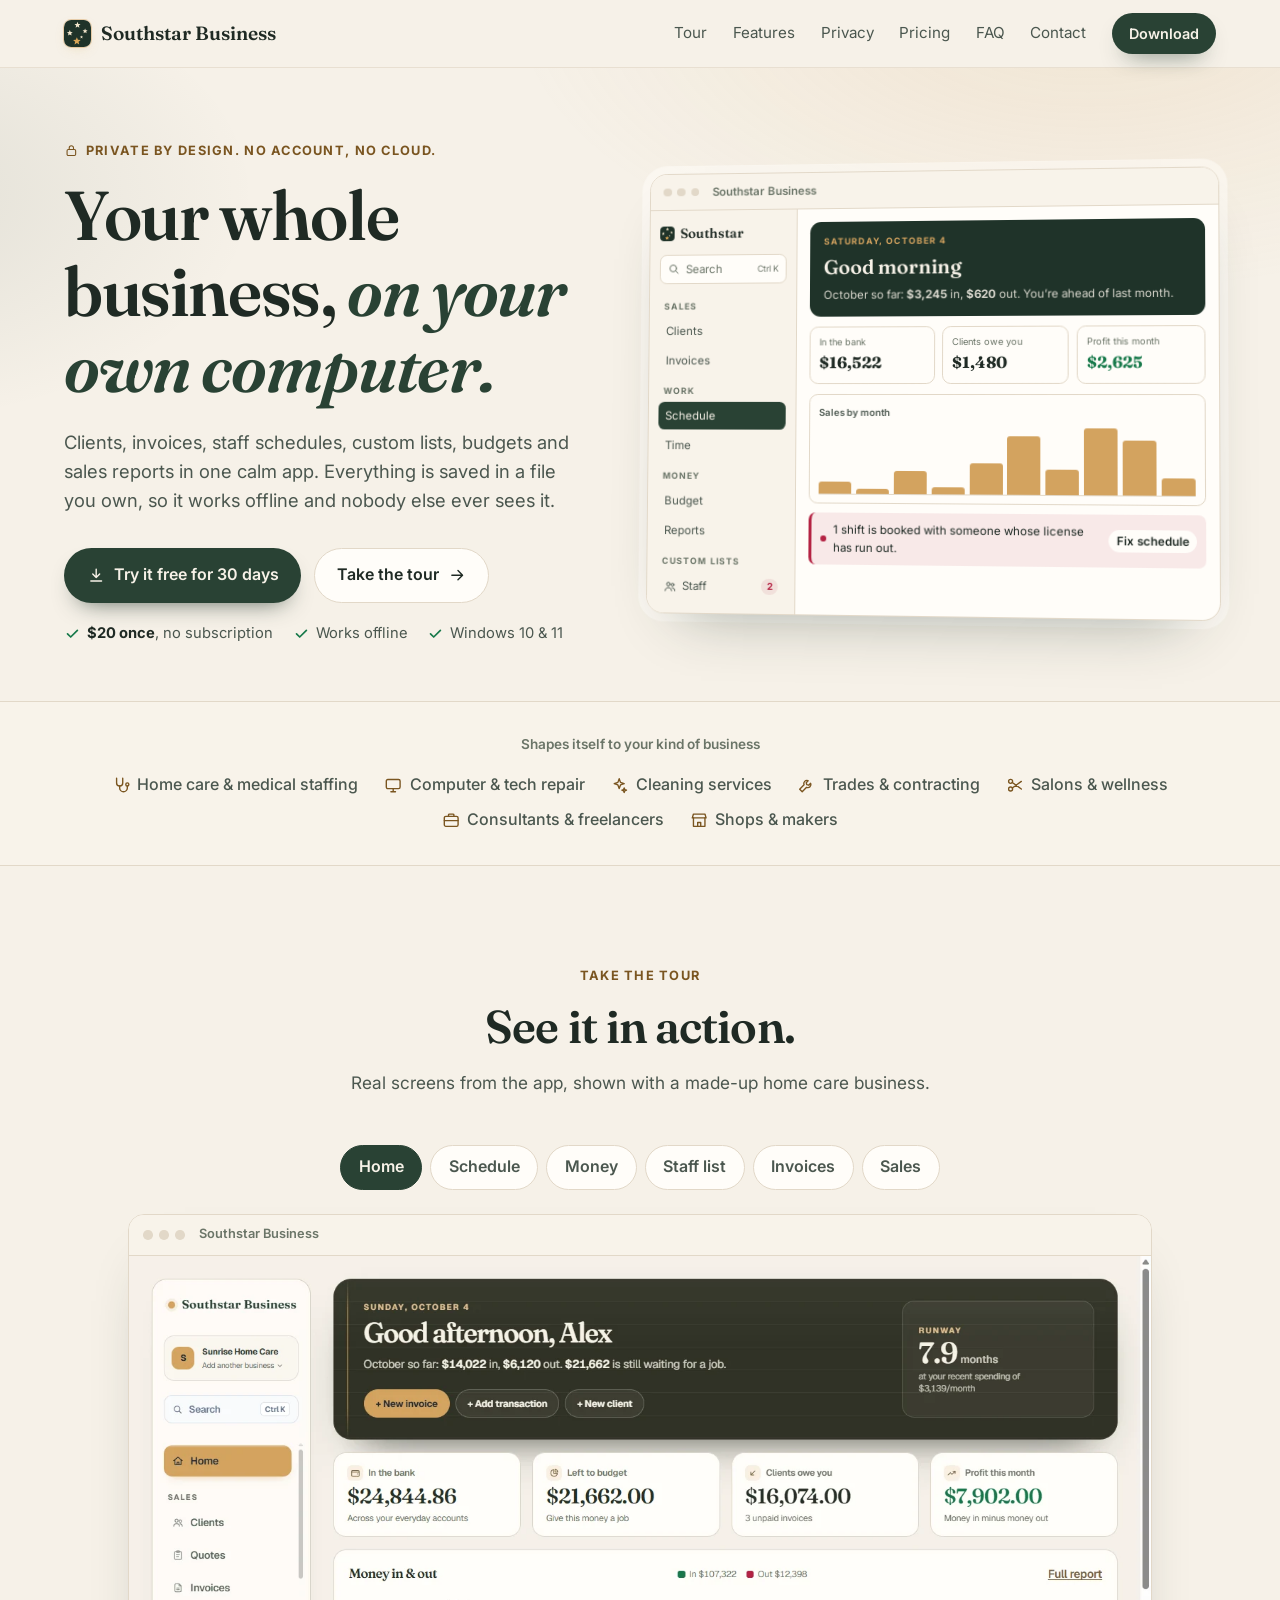
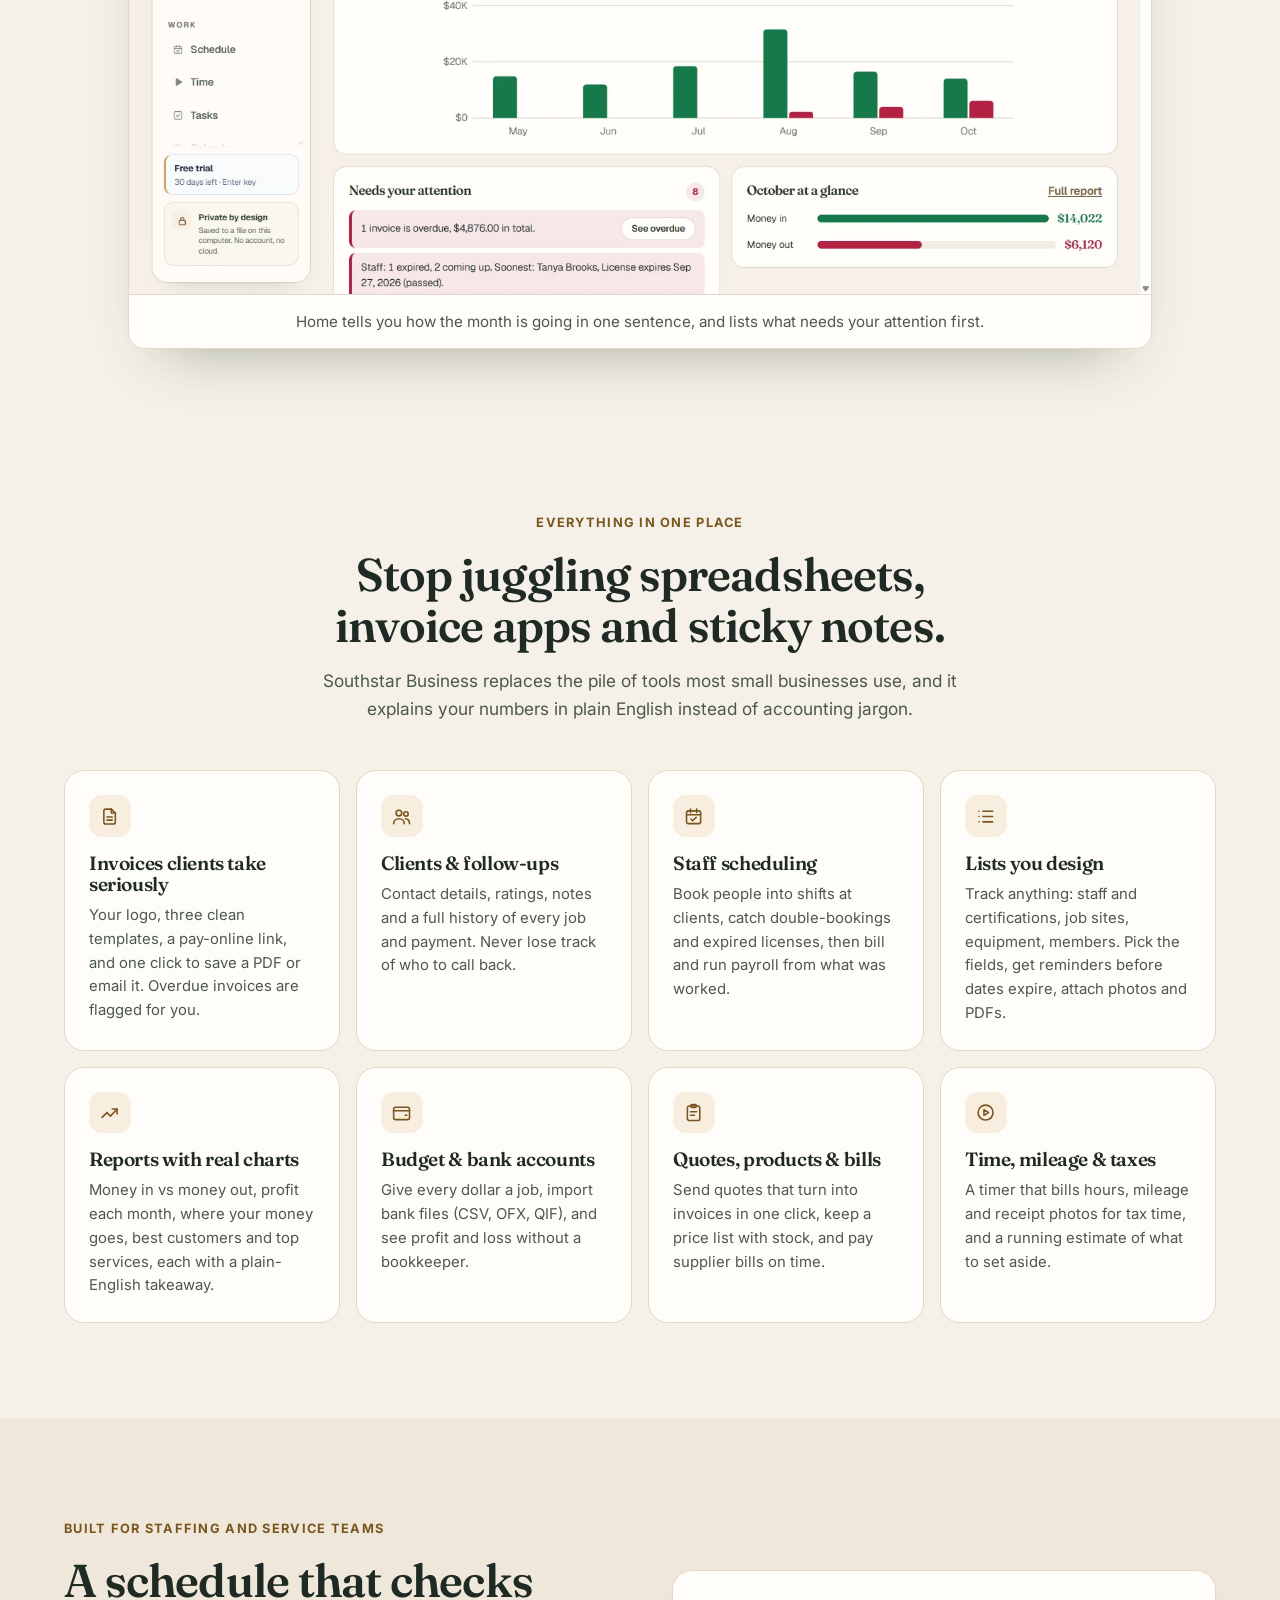
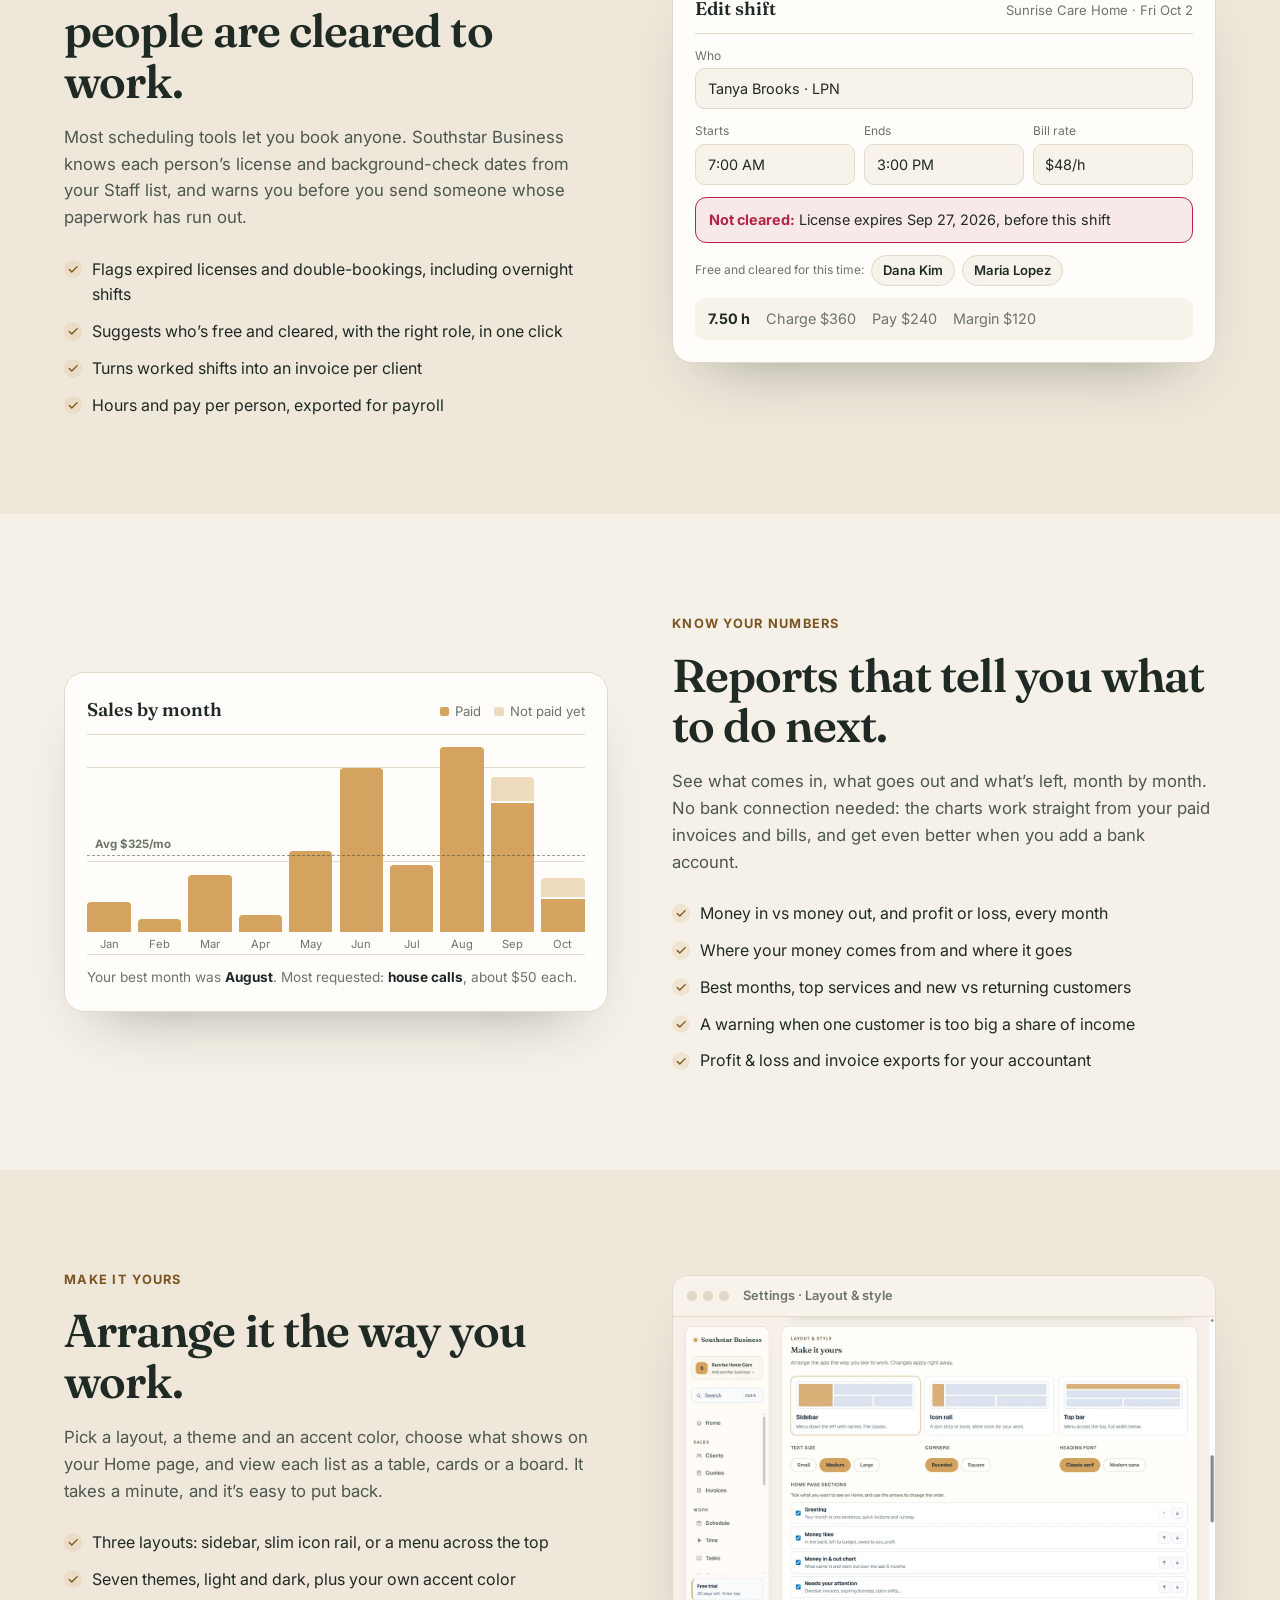
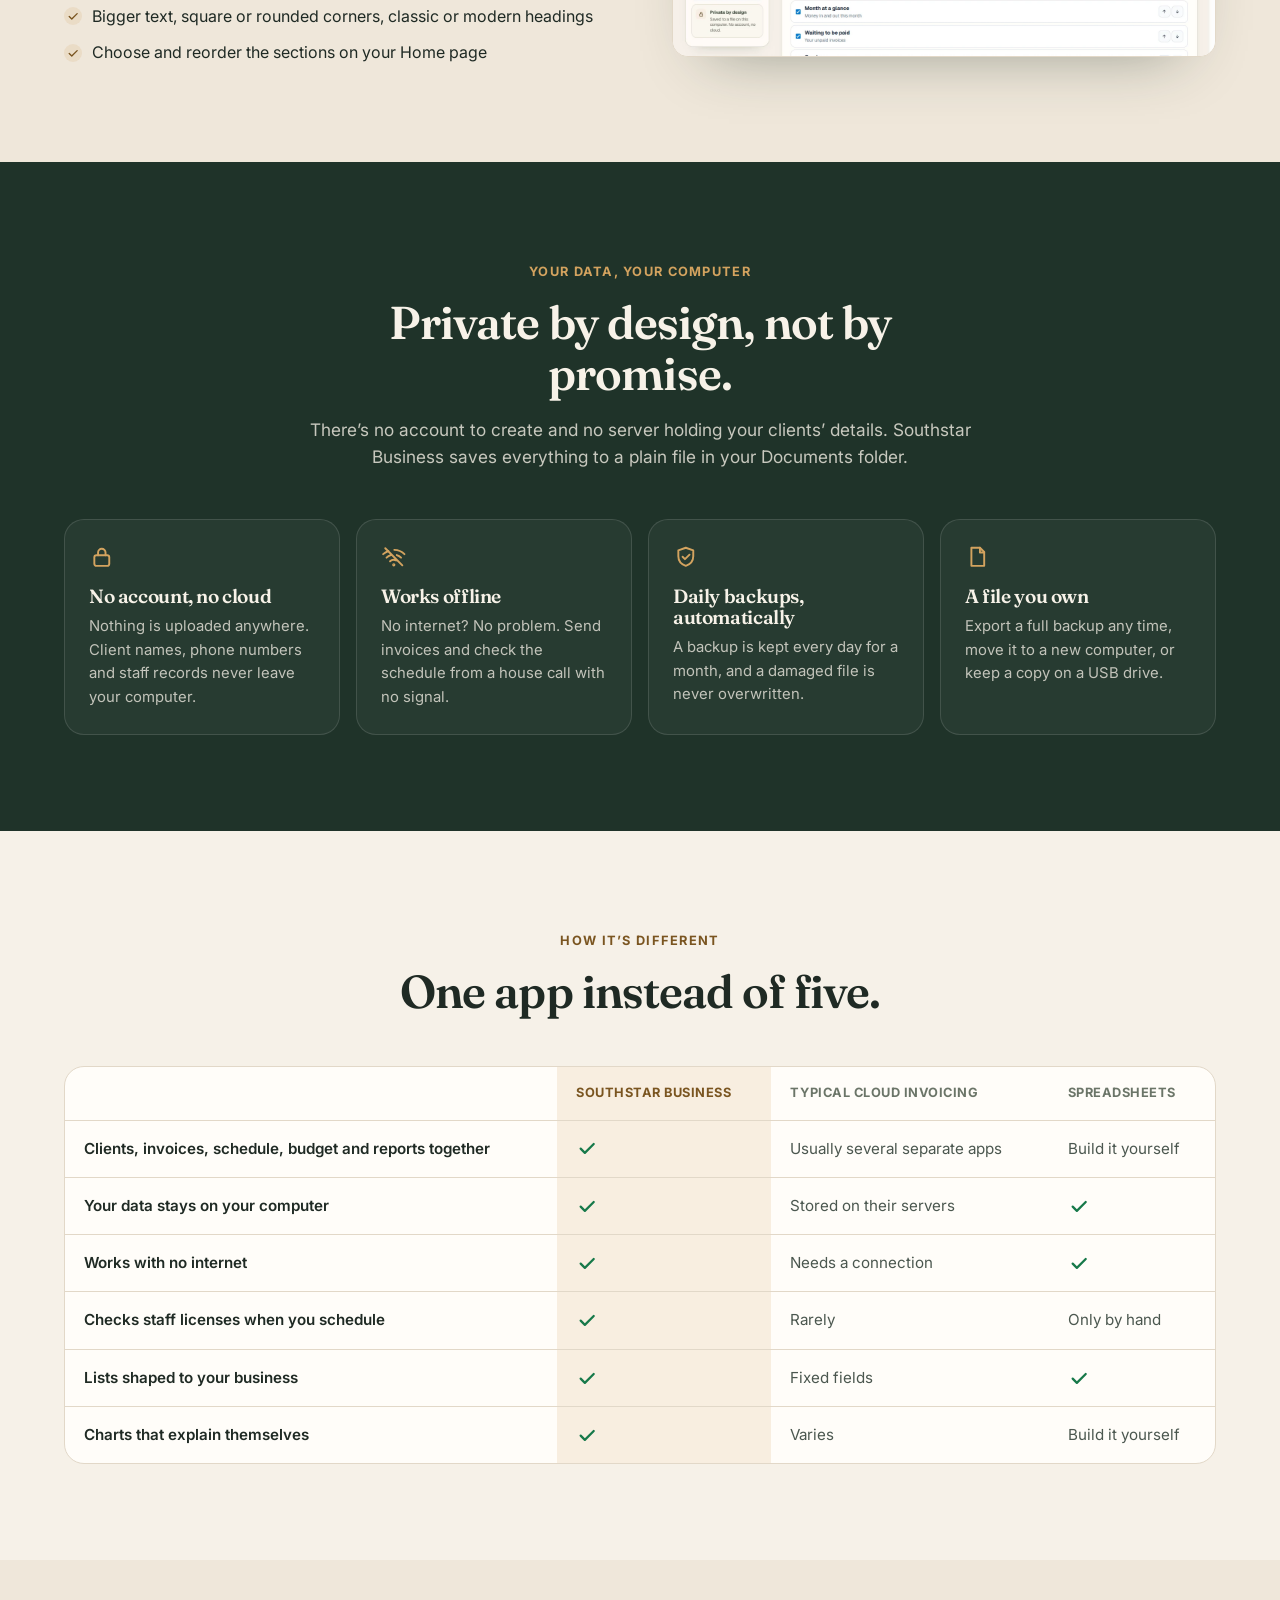
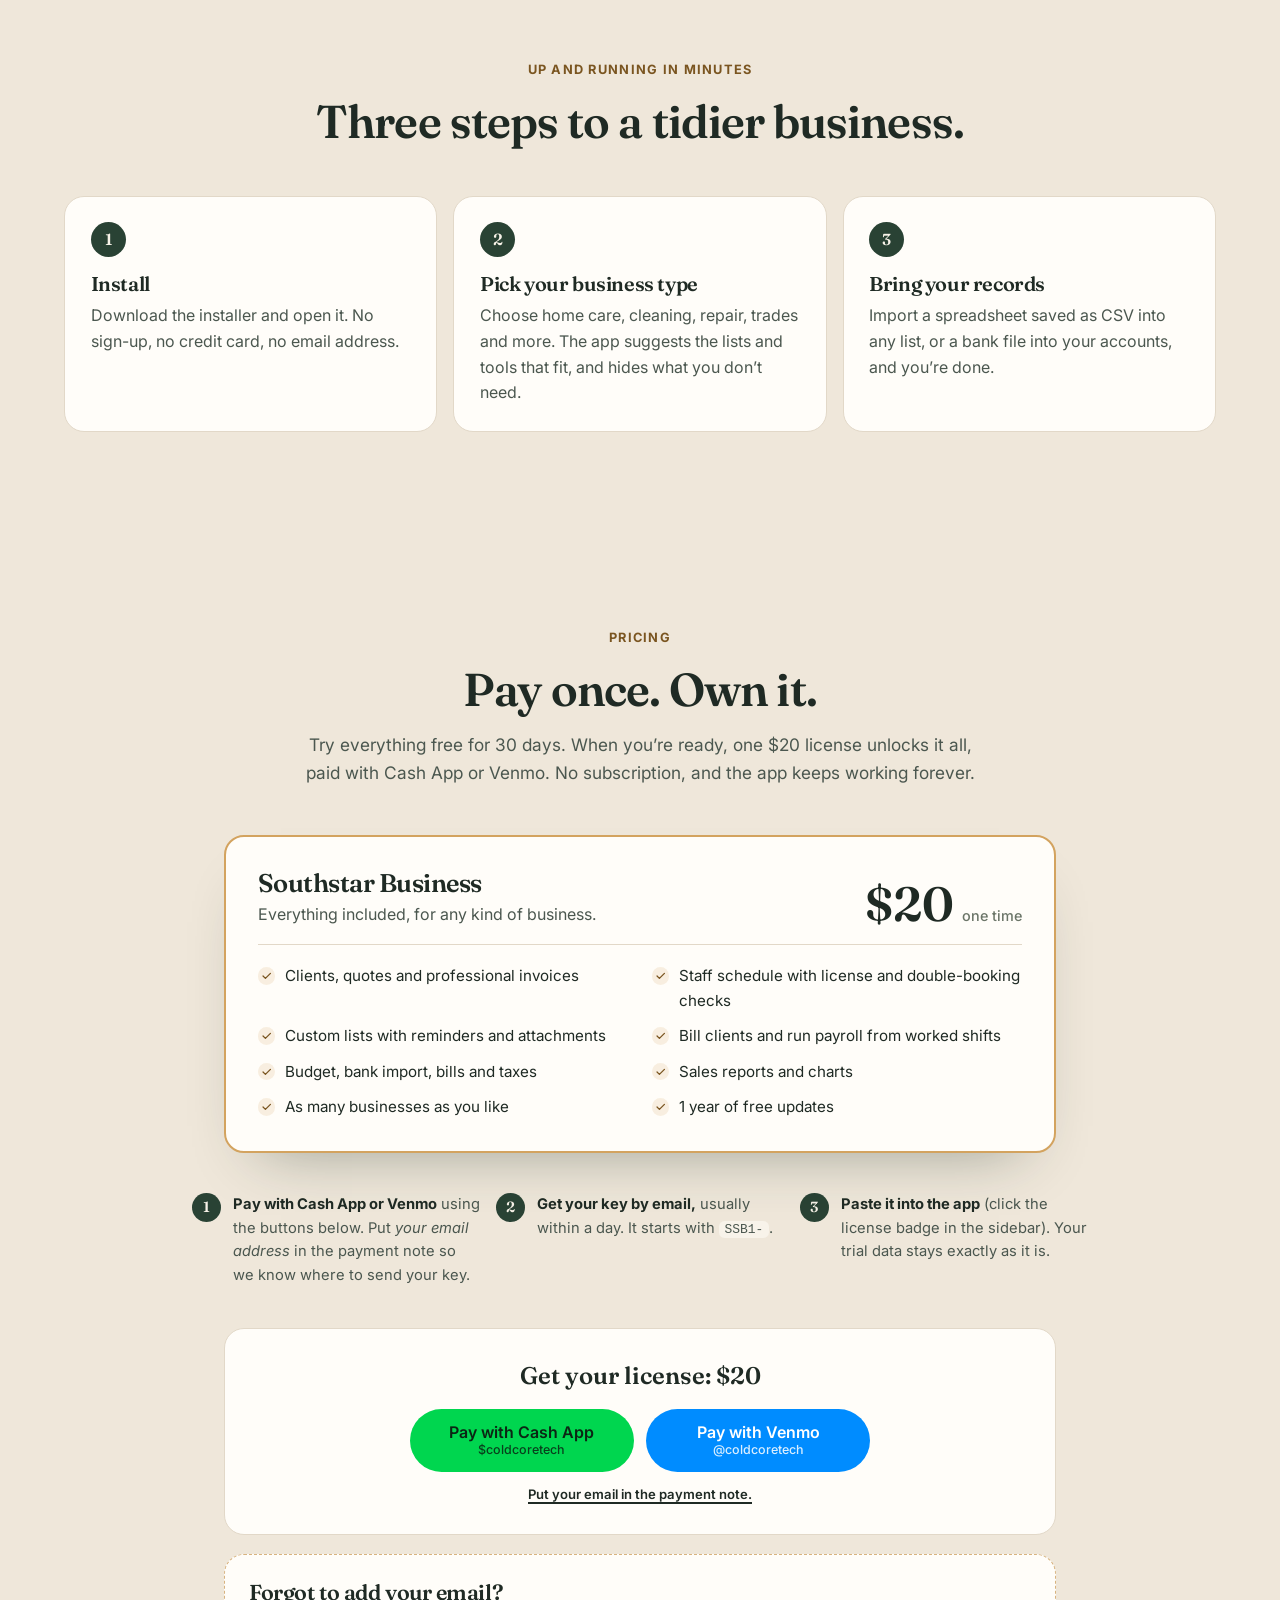
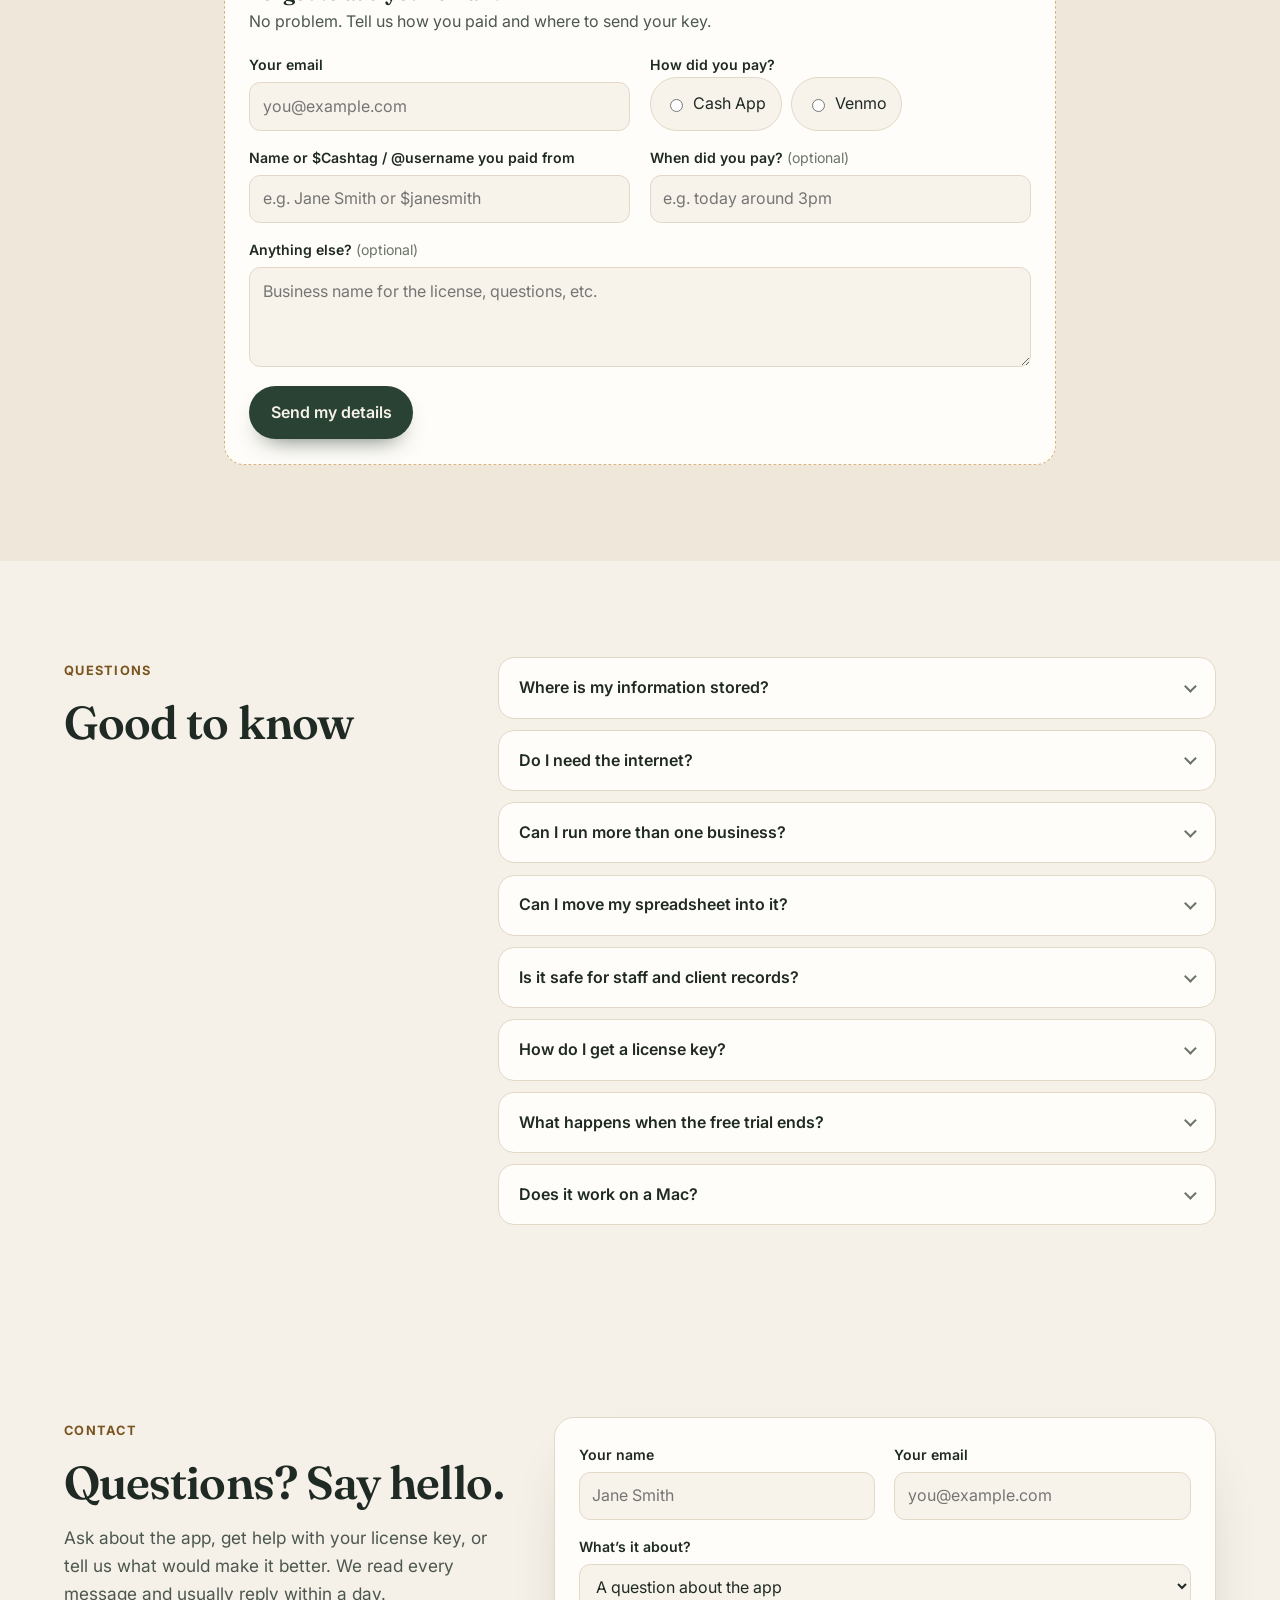
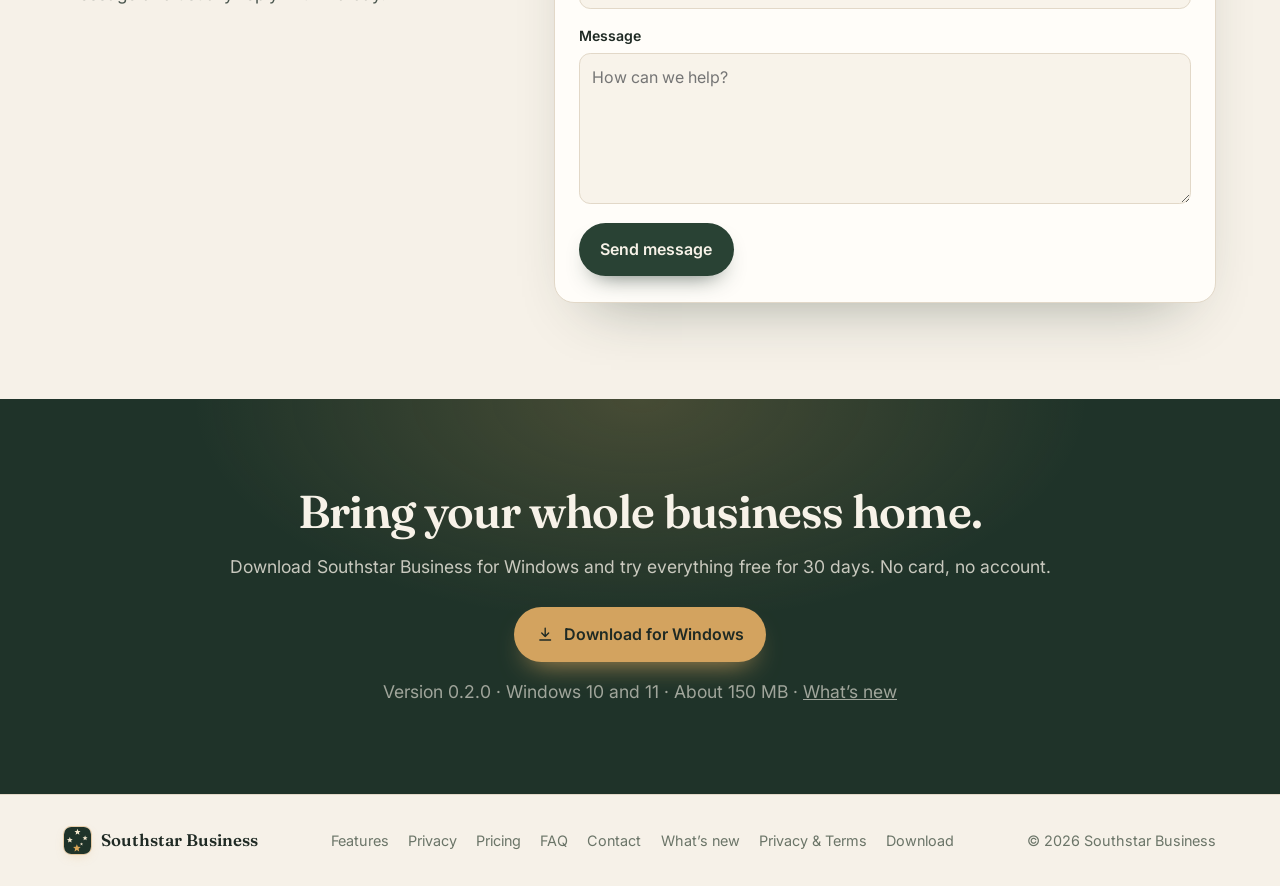
<file: index.html>
<!doctype html>
<html lang="en">
  <head>
    <meta charset="utf-8" />
    <meta name="viewport" content="width=device-width, initial-scale=1" />
    <title>Southstar Business: your whole business, on your own computer</title>
    <meta
      name="description"
      content="Clients, invoices, staff schedules, custom lists, budgets and sales reports in one private desktop app. No account, no cloud: your data stays in a file on your computer."
    />
    <meta property="og:title" content="Southstar Business" />
    <meta property="og:description" content="Your whole business, on your own computer. Clients, invoices, scheduling, budgets and reports in one private app." />
    <meta property="og:type" content="website" />
    <!-- For link previews, change this to the full address once the site is online, e.g. https://yoursite.com/images/home.webp -->
    <meta property="og:image" content="images/home.webp" />
    <meta name="twitter:card" content="summary_large_image" />
    <meta name="theme-color" content="#1f3329" />
    <script type="application/ld+json">
      {
        "@context": "https://schema.org",
        "@type": "SoftwareApplication",
        "name": "Southstar Business",
        "applicationCategory": "BusinessApplication",
        "operatingSystem": "Windows 10, Windows 11",
        "description": "Clients, invoices, staff scheduling, custom lists, budgets and sales reports in one private desktop app. No account, no cloud.",
        "offers": { "@type": "Offer", "price": "20.00", "priceCurrency": "USD" }
      }
    </script>
    <link rel="icon" href="favicon.svg" type="image/svg+xml" />
    <link rel="apple-touch-icon" href="images/apple-touch-icon.png" />
    <link rel="preconnect" href="https://fonts.googleapis.com" />
    <link rel="preconnect" href="https://fonts.gstatic.com" crossorigin />
    <link href="https://fonts.googleapis.com/css2?family=Fraunces:opsz,wght@9..144,500;9..144,600;9..144,700&family=Inter:wght@400;500;600;700&display=swap" rel="stylesheet" />
    <link rel="stylesheet" href="styles.css" />
  </head>
  <body>
    <!-- Line icons (same set as the app). Use with <svg class="i"><use href="#i-name" /></svg>. -->
    <svg width="0" height="0" style="position: absolute" aria-hidden="true">
      <defs>
        <symbol id="i-users" viewBox="0 0 24 24"><circle cx="9" cy="8" r="3.2" /><path d="M3 20c0-3.3 2.7-5.6 6-5.6s6 2.3 6 5.6" /><circle cx="17" cy="9" r="2.5" /><path d="M16.2 14.5c2.8.2 4.8 2.2 4.8 5.5" /></symbol>
        <symbol id="i-document" viewBox="0 0 24 24"><path d="M14 3.5H7.5a2 2 0 0 0-2 2v13a2 2 0 0 0 2 2h9a2 2 0 0 0 2-2V8z" /><path d="M14 3.5V8h4.5M9 12.5h6M9 16h6" /></symbol>
        <symbol id="i-calendar-check" viewBox="0 0 24 24"><rect x="4" y="5.5" width="16" height="14.5" rx="2" /><path d="M4 10h16M8.5 3.5v4M15.5 3.5v4M9 14.8l2 2 4-4" /></symbol>
        <symbol id="i-list" viewBox="0 0 24 24"><path d="M9 6h11M9 12h11M9 18h11M4.5 6h.01M4.5 12h.01M4.5 18h.01" /></symbol>
        <symbol id="i-trend" viewBox="0 0 24 24"><path d="M3.5 17.5 9 12l4 4 7.5-8" /><path d="M15 8h5.5v5.5" /></symbol>
        <symbol id="i-wallet" viewBox="0 0 24 24"><rect x="3" y="6" width="18" height="14" rx="2.5" /><path d="M3 10h18M16 15h2" /></symbol>
        <symbol id="i-search" viewBox="0 0 24 24"><circle cx="10.8" cy="10.8" r="6.3" /><path d="M15.5 15.5 20 20" /></symbol>
        <symbol id="i-clipboard" viewBox="0 0 24 24"><rect x="5" y="4.5" width="14" height="16.5" rx="2" /><rect x="9" y="3" width="6" height="3.2" rx="1" /><path d="M8.5 11h7M8.5 15h4.5" /></symbol>
        <symbol id="i-play" viewBox="0 0 24 24"><circle cx="12" cy="12" r="8.5" /><path d="M10.2 8.8v6.4l5.2-3.2z" /></symbol>
        <symbol id="i-lock" viewBox="0 0 24 24"><rect x="5" y="10.5" width="14" height="10" rx="2" /><path d="M8.5 10.5V8a3.5 3.5 0 0 1 7 0v2.5" /></symbol>
        <symbol id="i-check" viewBox="0 0 24 24"><path d="M5 12.5l4.5 4.5L19 7.5" /></symbol>
        <symbol id="i-paperclip" viewBox="0 0 24 24"><path d="M19.5 11.6l-7.9 7.9a5 5 0 0 1-7.1-7.1l8.4-8.4a3.3 3.3 0 0 1 4.7 4.7L9.3 17a1.7 1.7 0 0 1-2.4-2.4l7.6-7.6" /></symbol>
        <symbol id="i-stethoscope" viewBox="0 0 24 24"><path d="M6 3v6a4 4 0 0 0 8 0V3" /><path d="M10 13v2.5a5 5 0 0 0 10 0V13" /><circle cx="20" cy="11" r="2" /></symbol>
        <symbol id="i-wrench" viewBox="0 0 24 24"><path d="M14.5 6.2a4 4 0 0 0-5.3 5.3L3.5 17.2 6.8 20.5l5.7-5.7a4 4 0 0 0 5.3-5.3l-2.5 2.5-2.6-.7-.7-2.6z" /></symbol>
        <symbol id="i-sparkles" viewBox="0 0 24 24"><path d="M12 3.5l1.7 4.8 4.8 1.7-4.8 1.7L12 16.5l-1.7-4.8L5.5 10l4.8-1.7z" /><path d="M18.5 15.5l.8 2.2 2.2.8-2.2.8-.8 2.2-.8-2.2-2.2-.8 2.2-.8z" /></symbol>
        <symbol id="i-scissors" viewBox="0 0 24 24"><circle cx="6" cy="7" r="2.6" /><circle cx="6" cy="17" r="2.6" /><path d="M8.2 8.4 20 17M8.2 15.6 20 7" /></symbol>
        <symbol id="i-briefcase" viewBox="0 0 24 24"><rect x="3" y="7" width="18" height="13" rx="2" /><path d="M8.5 7V5.2A1.2 1.2 0 0 1 9.7 4h4.6a1.2 1.2 0 0 1 1.2 1.2V7M3 12.5h18" /></symbol>
        <symbol id="i-store" viewBox="0 0 24 24"><path d="M4.5 4h15L21 9H3z" /><path d="M4.5 9v11h15V9" /><path d="M10 20v-5h4v5" /></symbol>
        <symbol id="i-monitor" viewBox="0 0 24 24"><rect x="3" y="4.5" width="18" height="12" rx="2" /><path d="M9 20.5h6M12 16.5v4" /></symbol>
        <symbol id="i-download" viewBox="0 0 24 24"><path d="M12 4v11M7.5 10.5 12 15l4.5-4.5M5 19.5h14" /></symbol>
        <symbol id="i-file" viewBox="0 0 24 24"><path d="M6 3.5h8l4 4v13H6z" /><path d="M14 3.5V8h4" /></symbol>
        <symbol id="i-shield" viewBox="0 0 24 24"><path d="M12 3.5 19 6v5.5c0 4.3-3 7.6-7 9-4-1.4-7-4.7-7-9V6z" /><path d="M9 12l2.2 2.2L15.5 10" /></symbol>
        <symbol id="i-wifi-off" viewBox="0 0 24 24"><path d="M4 4l16 16M8.5 16.2a5 5 0 0 1 5.6-.8M5.2 12.8a9.5 9.5 0 0 1 4-2.4M14.8 10.4a9.5 9.5 0 0 1 4 2.4M2 9.5A14 14 0 0 1 7 6.6M12.5 5.5A14 14 0 0 1 22 9.5" /><circle cx="12" cy="19.5" r="0.6" /></symbol>
        <symbol id="i-arrow-right" viewBox="0 0 24 24"><path d="M5 12h13.5M13 6l6 6-6 6" /></symbol>
        <symbol id="i-menu" viewBox="0 0 24 24"><path d="M4 7h16M4 12h16M4 17h16" /></symbol>
      </defs>
    </svg>

    <a class="skip" href="#main">Skip to content</a>

    <header class="site-header">
      <div class="wrap header-row">
        <a class="brand" href="#top" aria-label="Southstar Business home">
          <span class="brand-mark" aria-hidden="true"></span>
          Southstar Business
        </a>
        <button class="menu-toggle" type="button" aria-expanded="false" aria-controls="site-nav" aria-label="Open menu">
          <svg class="i"><use href="#i-menu" /></svg>
        </button>
        <nav id="site-nav" class="site-nav" aria-label="Main">
          <a href="#tour">Tour</a>
          <a href="#features">Features</a>
          <a href="#privacy">Privacy</a>
          <a href="#pricing">Pricing</a>
          <a href="#faq">FAQ</a>
          <a href="#contact">Contact</a>
          <a class="btn btn-small btn-primary" href="#download" data-download>Download</a>
        </nav>
      </div>
    </header>

    <main id="main">
      <!-- ============================================================ hero -->
      <section class="hero" id="top">
        <div class="wrap hero-grid">
          <div class="hero-copy">
            <p class="eyebrow"><svg class="i"><use href="#i-lock" /></svg> Private by design. No account, no cloud.</p>
            <h1>Your whole business, <em>on your own computer.</em></h1>
            <p class="lede">
              Clients, invoices, staff schedules, custom lists, budgets and sales reports in one calm app. Everything is saved in a file you own, so it works offline and nobody else ever sees it.
            </p>
            <div class="hero-actions">
              <a class="btn btn-primary" href="#download" data-download>
                <svg class="i"><use href="#i-download" /></svg>
                Try it free for 30 days
              </a>
              <a class="btn btn-ghost" href="#tour">Take the tour <svg class="i"><use href="#i-arrow-right" /></svg></a>
            </div>
            <ul class="hero-points">
              <li><svg class="i"><use href="#i-check" /></svg><span><strong>$20 once</strong>, no subscription</span></li>
              <li><svg class="i"><use href="#i-check" /></svg>Works offline</li>
              <li><svg class="i"><use href="#i-check" /></svg>Windows 10 &amp; 11</li>
            </ul>
          </div>

          <!-- App preview (drawn with HTML/CSS, mirrors the real Home screen) -->
          <div class="app-window" aria-hidden="true">
            <div class="app-bar"><i></i><i></i><i></i><span>Southstar Business</span></div>
            <div class="app-body">
              <aside class="app-side">
                <div class="side-brand"><span class="brand-mark"></span>Southstar</div>
                <div class="side-search"><svg class="i"><use href="#i-search" /></svg>Search<kbd>Ctrl K</kbd></div>
                <span class="side-label">Sales</span>
                <span class="side-item">Clients</span>
                <span class="side-item">Invoices</span>
                <span class="side-label">Work</span>
                <span class="side-item is-active">Schedule</span>
                <span class="side-item">Time</span>
                <span class="side-label">Money</span>
                <span class="side-item">Budget</span>
                <span class="side-item">Reports</span>
                <span class="side-label">Custom lists</span>
                <span class="side-item"><svg class="i"><use href="#i-users" /></svg>Staff <b>2</b></span>
              </aside>
              <div class="app-main">
                <div class="mock-hero">
                  <small>Saturday, October 4</small>
                  <strong>Good morning</strong>
                  <p>October so far: <b>$3,245</b> in, <b>$620</b> out. You&rsquo;re ahead of last month.</p>
                </div>
                <div class="mock-tiles">
                  <div><small>In the bank</small><b>$16,522</b></div>
                  <div><small>Clients owe you</small><b>$1,480</b></div>
                  <div><small>Profit this month</small><b class="pos">$2,625</b></div>
                </div>
                <div class="mock-chart">
                  <small>Sales by month</small>
                  <div class="bars">
                    <span style="--h: 18%"></span><span style="--h: 8%"></span><span style="--h: 34%"></span><span style="--h: 10%"></span><span style="--h: 46%"></span><span style="--h: 88%"></span><span style="--h: 38%"></span><span style="--h: 100%"></span><span style="--h: 82%"></span><span style="--h: 26%"></span>
                  </div>
                </div>
                <div class="mock-alert"><span></span>1 shift is booked with someone whose license has run out.<em>Fix schedule</em></div>
              </div>
            </div>
          </div>
        </div>
      </section>

      <!-- ============================================================ who it's for -->
      <section class="who">
        <div class="wrap">
          <p class="who-title">Shapes itself to your kind of business</p>
          <ul class="who-list">
            <li><svg class="i"><use href="#i-stethoscope" /></svg>Home care &amp; medical staffing</li>
            <li><svg class="i"><use href="#i-monitor" /></svg>Computer &amp; tech repair</li>
            <li><svg class="i"><use href="#i-sparkles" /></svg>Cleaning services</li>
            <li><svg class="i"><use href="#i-wrench" /></svg>Trades &amp; contracting</li>
            <li><svg class="i"><use href="#i-scissors" /></svg>Salons &amp; wellness</li>
            <li><svg class="i"><use href="#i-briefcase" /></svg>Consultants &amp; freelancers</li>
            <li><svg class="i"><use href="#i-store" /></svg>Shops &amp; makers</li>
          </ul>
        </div>
      </section>

      <!-- ============================================================ tour (real screenshots, fictional data) -->
      <section class="section tour" id="tour">
        <div class="wrap">
          <div class="section-head">
            <p class="eyebrow">Take the tour</p>
            <h2>See it in action.</h2>
            <p>Real screens from the app, shown with a made-up home care business.</p>
          </div>
          <div class="tour-tabs" role="tablist" aria-label="App screens">
            <button type="button" role="tab" id="tab-home" aria-controls="panel-tour" aria-selected="true" data-shot="home" data-caption="Home tells you how the month is going in one sentence, and lists what needs your attention first.">Home</button>
            <button type="button" role="tab" id="tab-schedule" aria-controls="panel-tour" aria-selected="false" tabindex="-1" data-shot="schedule" data-caption="The week at a glance: who works where, what you&rsquo;ll charge, what you&rsquo;ll pay, and who isn&rsquo;t cleared to work.">Schedule</button>
            <button type="button" role="tab" id="tab-money" aria-controls="panel-tour" aria-selected="false" tabindex="-1" data-shot="money" data-caption="Money in vs money out every month, profit or loss, running totals, and where your money goes.">Money</button>
            <button type="button" role="tab" id="tab-staff" aria-controls="panel-tour" aria-selected="false" tabindex="-1" data-shot="staff" data-caption="Lists you design yourself, as a table, cards or a board. Drag people between columns; expired licenses stand out.">Staff list</button>
            <button type="button" role="tab" id="tab-invoice" aria-controls="panel-tour" aria-selected="false" tabindex="-1" data-shot="invoice" data-caption="Clean, professional invoices you can save as a PDF or email in one click.">Invoices</button>
            <button type="button" role="tab" id="tab-reports" aria-controls="panel-tour" aria-selected="false" tabindex="-1" data-shot="reports" data-caption="Sales by month, your top services and best customers, explained in plain English.">Sales</button>
          </div>
          <figure class="tour-frame" id="panel-tour" role="tabpanel" aria-labelledby="tab-home">
            <div class="tour-bar" aria-hidden="true"><i></i><i></i><i></i><span>Southstar Business</span></div>
            <img src="images/home.webp" width="1440" height="900" alt="The Southstar Business Home screen" decoding="async" data-tour-image />
            <figcaption data-tour-caption>Home tells you how the month is going in one sentence, and lists what needs your attention first.</figcaption>
          </figure>
        </div>
      </section>

      <!-- ============================================================ features -->
      <section class="section" id="features">
        <div class="wrap">
          <div class="section-head">
            <p class="eyebrow">Everything in one place</p>
            <h2>Stop juggling spreadsheets, invoice apps and sticky notes.</h2>
            <p>Southstar Business replaces the pile of tools most small businesses use, and it explains your numbers in plain English instead of accounting jargon.</p>
          </div>
          <div class="features">
            <article class="feature">
              <span class="feature-icon"><svg class="i"><use href="#i-document" /></svg></span>
              <h3>Invoices clients take seriously</h3>
              <p>Your logo, three clean templates, a pay-online link, and one click to save a PDF or email it. Overdue invoices are flagged for you.</p>
            </article>
            <article class="feature">
              <span class="feature-icon"><svg class="i"><use href="#i-users" /></svg></span>
              <h3>Clients &amp; follow-ups</h3>
              <p>Contact details, ratings, notes and a full history of every job and payment. Never lose track of who to call back.</p>
            </article>
            <article class="feature">
              <span class="feature-icon"><svg class="i"><use href="#i-calendar-check" /></svg></span>
              <h3>Staff scheduling</h3>
              <p>Book people into shifts at clients, catch double-bookings and expired licenses, then bill and run payroll from what was worked.</p>
            </article>
            <article class="feature">
              <span class="feature-icon"><svg class="i"><use href="#i-list" /></svg></span>
              <h3>Lists you design</h3>
              <p>Track anything: staff and certifications, job sites, equipment, members. Pick the fields, get reminders before dates expire, attach photos and PDFs.</p>
            </article>
            <article class="feature">
              <span class="feature-icon"><svg class="i"><use href="#i-trend" /></svg></span>
              <h3>Reports with real charts</h3>
              <p>Money in vs money out, profit each month, where your money goes, best customers and top services, each with a plain-English takeaway.</p>
            </article>
            <article class="feature">
              <span class="feature-icon"><svg class="i"><use href="#i-wallet" /></svg></span>
              <h3>Budget &amp; bank accounts</h3>
              <p>Give every dollar a job, import bank files (CSV, OFX, QIF), and see profit and loss without a bookkeeper.</p>
            </article>
            <article class="feature">
              <span class="feature-icon"><svg class="i"><use href="#i-clipboard" /></svg></span>
              <h3>Quotes, products &amp; bills</h3>
              <p>Send quotes that turn into invoices in one click, keep a price list with stock, and pay supplier bills on time.</p>
            </article>
            <article class="feature">
              <span class="feature-icon"><svg class="i"><use href="#i-play" /></svg></span>
              <h3>Time, mileage &amp; taxes</h3>
              <p>A timer that bills hours, mileage and receipt photos for tax time, and a running estimate of what to set aside.</p>
            </article>
          </div>
        </div>
      </section>

      <!-- ============================================================ spotlight: scheduling -->
      <section class="section spotlight" id="schedule">
        <div class="wrap spot-grid">
          <div class="spot-copy">
            <p class="eyebrow">Built for staffing and service teams</p>
            <h2>A schedule that checks people are cleared to work.</h2>
            <p>Most scheduling tools let you book anyone. Southstar Business knows each person&rsquo;s license and background-check dates from your Staff list, and warns you before you send someone whose paperwork has run out.</p>
            <ul class="checks">
              <li><svg class="i"><use href="#i-check" /></svg>Flags expired licenses and double-bookings, including overnight shifts</li>
              <li><svg class="i"><use href="#i-check" /></svg>Suggests who&rsquo;s free and cleared, with the right role, in one click</li>
              <li><svg class="i"><use href="#i-check" /></svg>Turns worked shifts into an invoice per client</li>
              <li><svg class="i"><use href="#i-check" /></svg>Hours and pay per person, exported for payroll</li>
            </ul>
          </div>
          <div class="mock-card" aria-hidden="true">
            <div class="mock-card-head"><b>Edit shift</b><span>Sunrise Care Home · Fri Oct 2</span></div>
            <div class="mock-field"><small>Who</small><span>Tanya Brooks · LPN</span></div>
            <div class="mock-row">
              <div class="mock-field"><small>Starts</small><span>7:00 AM</span></div>
              <div class="mock-field"><small>Ends</small><span>3:00 PM</span></div>
              <div class="mock-field"><small>Bill rate</small><span>$48/h</span></div>
            </div>
            <div class="mock-warning"><b>Not cleared:</b> License expires Sep 27, 2026, before this shift</div>
            <div class="mock-suggest"><small>Free and cleared for this time:</small><span>Dana Kim</span><span>Maria Lopez</span></div>
            <div class="mock-summary"><b>7.50 h</b><span>Charge $360</span><span>Pay $240</span><span>Margin $120</span></div>
          </div>
        </div>
      </section>

      <!-- ============================================================ spotlight: reports -->
      <section class="section" id="reports">
        <div class="wrap spot-grid reverse">
          <div class="spot-copy">
            <p class="eyebrow">Know your numbers</p>
            <h2>Reports that tell you what to do next.</h2>
            <p>See what comes in, what goes out and what&rsquo;s left, month by month. No bank connection needed: the charts work straight from your paid invoices and bills, and get even better when you add a bank account.</p>
            <ul class="checks">
              <li><svg class="i"><use href="#i-check" /></svg>Money in vs money out, and profit or loss, every month</li>
              <li><svg class="i"><use href="#i-check" /></svg>Where your money comes from and where it goes</li>
              <li><svg class="i"><use href="#i-check" /></svg>Best months, top services and new vs returning customers</li>
              <li><svg class="i"><use href="#i-check" /></svg>A warning when one customer is too big a share of income</li>
              <li><svg class="i"><use href="#i-check" /></svg>Profit &amp; loss and invoice exports for your accountant</li>
            </ul>
          </div>
          <div class="mock-card" aria-hidden="true">
            <div class="mock-card-head"><b>Sales by month</b><span class="legend"><i></i>Paid <i class="soft"></i>Not paid yet</span></div>
            <div class="report-bars">
              <div><span style="--h: 16%"></span><small>Jan</small></div>
              <div><span style="--h: 7%"></span><small>Feb</small></div>
              <div><span style="--h: 31%"></span><small>Mar</small></div>
              <div><span style="--h: 9%"></span><small>Apr</small></div>
              <div><span style="--h: 44%"></span><small>May</small></div>
              <div><span style="--h: 89%"></span><small>Jun</small></div>
              <div><span style="--h: 36%"></span><small>Jul</small></div>
              <div><span style="--h: 100%"></span><small>Aug</small></div>
              <div><span style="--h: 70%"></span><em style="--h: 13%"></em><small>Sep</small></div>
              <div><span style="--h: 18%"></span><em style="--h: 10%"></em><small>Oct</small></div>
              <i class="avg" style="--h: 41%"><b>Avg $325/mo</b></i>
            </div>
            <p class="mock-insight">Your best month was <b>August</b>. Most requested: <b>house calls</b>, about $50 each.</p>
          </div>
        </div>
      </section>

      <!-- ============================================================ spotlight: customization -->
      <section class="section spotlight" id="customize">
        <div class="wrap spot-grid">
          <div class="spot-copy">
            <p class="eyebrow">Make it yours</p>
            <h2>Arrange it the way you work.</h2>
            <p>Pick a layout, a theme and an accent color, choose what shows on your Home page, and view each list as a table, cards or a board. It takes a minute, and it&rsquo;s easy to put back.</p>
            <ul class="checks">
              <li><svg class="i"><use href="#i-check" /></svg>Three layouts: sidebar, slim icon rail, or a menu across the top</li>
              <li><svg class="i"><use href="#i-check" /></svg>Seven themes, light and dark, plus your own accent color</li>
              <li><svg class="i"><use href="#i-check" /></svg>Bigger text, square or rounded corners, classic or modern headings</li>
              <li><svg class="i"><use href="#i-check" /></svg>Choose and reorder the sections on your Home page</li>
            </ul>
          </div>
          <figure class="shot-frame" aria-hidden="true">
            <div class="tour-bar"><i></i><i></i><i></i><span>Settings · Layout &amp; style</span></div>
            <img src="images/customize.webp" width="1440" height="900" alt="" loading="lazy" decoding="async" />
          </figure>
        </div>
      </section>

      <!-- ============================================================ privacy -->
      <section class="section privacy" id="privacy">
        <div class="wrap">
          <div class="section-head">
            <p class="eyebrow light">Your data, your computer</p>
            <h2>Private by design, not by promise.</h2>
            <p>There&rsquo;s no account to create and no server holding your clients&rsquo; details. Southstar Business saves everything to a plain file in your Documents folder.</p>
          </div>
          <div class="privacy-grid">
            <div class="privacy-item">
              <svg class="i"><use href="#i-lock" /></svg>
              <h3>No account, no cloud</h3>
              <p>Nothing is uploaded anywhere. Client names, phone numbers and staff records never leave your computer.</p>
            </div>
            <div class="privacy-item">
              <svg class="i"><use href="#i-wifi-off" /></svg>
              <h3>Works offline</h3>
              <p>No internet? No problem. Send invoices and check the schedule from a house call with no signal.</p>
            </div>
            <div class="privacy-item">
              <svg class="i"><use href="#i-shield" /></svg>
              <h3>Daily backups, automatically</h3>
              <p>A backup is kept every day for a month, and a damaged file is never overwritten.</p>
            </div>
            <div class="privacy-item">
              <svg class="i"><use href="#i-file" /></svg>
              <h3>A file you own</h3>
              <p>Export a full backup any time, move it to a new computer, or keep a copy on a USB drive.</p>
            </div>
          </div>
        </div>
      </section>

      <!-- ============================================================ comparison -->
      <section class="section" id="compare">
        <div class="wrap">
          <div class="section-head">
            <p class="eyebrow">How it&rsquo;s different</p>
            <h2>One app instead of five.</h2>
          </div>
          <div class="compare-wrap">
            <table class="compare">
              <thead>
                <tr>
                  <th scope="col"></th>
                  <th scope="col" class="us">Southstar Business</th>
                  <th scope="col">Typical cloud invoicing</th>
                  <th scope="col">Spreadsheets</th>
                </tr>
              </thead>
              <tbody>
                <tr>
                  <th scope="row">Clients, invoices, schedule, budget and reports together</th>
                  <td class="us"><svg class="i yes"><use href="#i-check" /></svg></td>
                  <td>Usually several separate apps</td>
                  <td>Build it yourself</td>
                </tr>
                <tr>
                  <th scope="row">Your data stays on your computer</th>
                  <td class="us"><svg class="i yes"><use href="#i-check" /></svg></td>
                  <td>Stored on their servers</td>
                  <td><svg class="i yes"><use href="#i-check" /></svg></td>
                </tr>
                <tr>
                  <th scope="row">Works with no internet</th>
                  <td class="us"><svg class="i yes"><use href="#i-check" /></svg></td>
                  <td>Needs a connection</td>
                  <td><svg class="i yes"><use href="#i-check" /></svg></td>
                </tr>
                <tr>
                  <th scope="row">Checks staff licenses when you schedule</th>
                  <td class="us"><svg class="i yes"><use href="#i-check" /></svg></td>
                  <td>Rarely</td>
                  <td>Only by hand</td>
                </tr>
                <tr>
                  <th scope="row">Lists shaped to your business</th>
                  <td class="us"><svg class="i yes"><use href="#i-check" /></svg></td>
                  <td>Fixed fields</td>
                  <td><svg class="i yes"><use href="#i-check" /></svg></td>
                </tr>
                <tr>
                  <th scope="row">Charts that explain themselves</th>
                  <td class="us"><svg class="i yes"><use href="#i-check" /></svg></td>
                  <td>Varies</td>
                  <td>Build it yourself</td>
                </tr>
              </tbody>
            </table>
          </div>
        </div>
      </section>

      <!-- ============================================================ how it works -->
      <section class="section steps-section">
        <div class="wrap">
          <div class="section-head">
            <p class="eyebrow">Up and running in minutes</p>
            <h2>Three steps to a tidier business.</h2>
          </div>
          <ol class="steps">
            <li>
              <span>1</span>
              <h3>Install</h3>
              <p>Download the installer and open it. No sign-up, no credit card, no email address.</p>
            </li>
            <li>
              <span>2</span>
              <h3>Pick your business type</h3>
              <p>Choose home care, cleaning, repair, trades and more. The app suggests the lists and tools that fit, and hides what you don&rsquo;t need.</p>
            </li>
            <li>
              <span>3</span>
              <h3>Bring your records</h3>
              <p>Import a spreadsheet saved as CSV into any list, or a bank file into your accounts, and you&rsquo;re done.</p>
            </li>
          </ol>
        </div>
      </section>

      <!-- ============================================================ pricing -->
      <section class="section pricing-section" id="pricing">
        <div class="wrap">
          <div class="section-head">
            <p class="eyebrow">Pricing</p>
            <h2>Pay once. Own it.</h2>
            <p>Try everything free for 30 days. When you&rsquo;re ready, one $20 license unlocks it all, paid with Cash App or Venmo. No subscription, and the app keeps working forever.</p>
          </div>

          <article class="plan plan-single">
            <div class="plan-top">
              <div>
                <h3>Southstar Business</h3>
                <p class="plan-for">Everything included, for any kind of business.</p>
              </div>
              <p class="plan-price"><span data-price></span><small>one time</small></p>
            </div>
            <ul class="checks plan-features">
              <li><svg class="i"><use href="#i-check" /></svg>Clients, quotes and professional invoices</li>
              <li><svg class="i"><use href="#i-check" /></svg>Staff schedule with license and double-booking checks</li>
              <li><svg class="i"><use href="#i-check" /></svg>Custom lists with reminders and attachments</li>
              <li><svg class="i"><use href="#i-check" /></svg>Bill clients and run payroll from worked shifts</li>
              <li><svg class="i"><use href="#i-check" /></svg>Budget, bank import, bills and taxes</li>
              <li><svg class="i"><use href="#i-check" /></svg>Sales reports and charts</li>
              <li><svg class="i"><use href="#i-check" /></svg>As many businesses as you like</li>
              <li><svg class="i"><use href="#i-check" /></svg>1 year of free updates</li>
            </ul>
          </article>

          <ol class="buy-steps">
            <li><span>1</span><div><strong>Pay with Cash App or Venmo</strong> using the buttons below. Put <em>your email address</em> in the payment note so we know where to send your key.</div></li>
            <li><span>2</span><div><strong>Get your key by email,</strong> usually within a day. It starts with <code>SSB1-</code>.</div></li>
            <li><span>3</span><div><strong>Paste it into the app</strong> (click the license badge in the sidebar). Your trial data stays exactly as it is.</div></li>
          </ol>

          <div class="pay-bar" data-pay-buttons></div>

          <!-- Forgot the email in the payment note? Sends to Formspree, which forwards it to the owner. -->
          <form class="claim-form" id="claim-form" action="https://formspree.io/f/xljgrvpw" method="POST" novalidate data-ajax-form data-success="Thanks! We&rsquo;ll match your payment and email your license key, usually within a day.">
            <div class="claim-head">
              <h3>Forgot to add your email?</h3>
              <p>No problem. Tell us how you paid and where to send your key.</p>
            </div>

            <div class="claim-grid">
              <label class="claim-field">
                <span>Your email</span>
                <input type="email" name="email" autocomplete="email" placeholder="you@example.com" required data-required-msg="Enter the email address where we should send your key." />
                <small class="claim-error" data-error-for="email"></small>
              </label>

              <fieldset class="claim-field claim-method">
                <legend>How did you pay?</legend>
                <div class="claim-options">
                  <label><input type="radio" name="paid_with" value="Cash App" required data-required-msg="Choose Cash App or Venmo." /> Cash App</label>
                  <label><input type="radio" name="paid_with" value="Venmo" /> Venmo</label>
                </div>
                <small class="claim-error" data-error-for="paid_with"></small>
              </fieldset>

              <label class="claim-field">
                <span>Name or $Cashtag / @username you paid from</span>
                <input type="text" name="paid_from" autocomplete="name" placeholder="e.g. Jane Smith or $janesmith" required data-required-msg="Tell us the name or handle the payment came from." />
                <small class="claim-error" data-error-for="paid_from"></small>
              </label>

              <label class="claim-field">
                <span>When did you pay? <em>(optional)</em></span>
                <input type="text" name="paid_when" placeholder="e.g. today around 3pm" />
              </label>

              <label class="claim-field claim-wide">
                <span>Anything else? <em>(optional)</em></span>
                <textarea name="message" rows="3" placeholder="Business name for the license, questions, etc."></textarea>
              </label>
            </div>

            <!-- Spam trap: people never see or fill this in. -->
            <input type="text" name="_gotcha" class="claim-trap" tabindex="-1" autocomplete="off" aria-hidden="true" />
            <input type="hidden" name="_subject" value="Southstar Business license: payment without email" />

            <div class="claim-actions">
              <button type="submit" class="btn btn-primary">Send my details</button>
              <p class="claim-status" role="status" aria-live="polite"></p>
            </div>
          </form>
        </div>
      </section>

      <!-- ============================================================ FAQ -->
      <section class="section" id="faq">
        <div class="wrap faq-wrap">
          <div class="section-head left">
            <p class="eyebrow">Questions</p>
            <h2>Good to know</h2>
          </div>
          <div class="faq">
            <details>
              <summary>Where is my information stored?</summary>
              <p>In a file called <code>workspace.json</code> in <code>Documents\Southstar Business</code>, with a daily backup in the <code>backups</code> folder next to it. Nothing is sent to us or anyone else.</p>
            </details>
            <details>
              <summary>Do I need the internet?</summary>
              <p>No. The app runs entirely on your computer. You only need a connection to email an invoice or open a payment link.</p>
            </details>
            <details>
              <summary>Can I run more than one business?</summary>
              <p>Yes. Add as many businesses as you like and switch between them from the top of the sidebar. Each keeps its own clients, invoices, lists and settings.</p>
            </details>
            <details>
              <summary>Can I move my spreadsheet into it?</summary>
              <p>Yes. Save your sheet as CSV and import it into any custom list; columns are matched to fields by name. Bank statements import as CSV, OFX or QIF.</p>
            </details>
            <details>
              <summary>Is it safe for staff and client records?</summary>
              <p>Your records stay on your own computer and are never uploaded. Keep your computer password-protected, and leave detailed health information out of notes.</p>
            </details>
            <details>
              <summary>How do I get a license key?</summary>
              <p>Pay $20 with Cash App or Venmo (see <a href="#pricing">Pricing</a>) and put your email address in the payment note. Your key arrives by email. Paste it into the app by clicking the license badge in the sidebar.</p>
            </details>
            <details>
              <summary>What happens when the free trial ends?</summary>
              <p>Nothing is deleted. The app becomes read-only: you can still open, search, print and export everything. Enter a license key to keep adding and changing things.</p>
            </details>
            <details>
              <summary>Does it work on a Mac?</summary>
              <p>Southstar Business is available for Windows 10 and 11 today.</p>
            </details>
          </div>
        </div>
      </section>

      <!-- ============================================================ contact -->
      <section class="section contact-section" id="contact">
        <div class="wrap contact-wrap">
          <div class="section-head left">
            <p class="eyebrow">Contact</p>
            <h2>Questions? Say hello.</h2>
            <p>Ask about the app, get help with your license key, or tell us what would make it better. We read every message and usually reply within a day.</p>
          </div>

          <form class="claim-form contact-form" id="contact-form" action="https://formspree.io/f/xrpezdog" method="POST" novalidate data-ajax-form data-success="Thanks! Your message is on its way. We&rsquo;ll reply to your email soon.">
            <div class="claim-grid">
              <label class="claim-field">
                <span>Your name</span>
                <input type="text" name="name" autocomplete="name" placeholder="Jane Smith" required data-required-msg="Tell us your name." />
                <small class="claim-error" data-error-for="name"></small>
              </label>

              <label class="claim-field">
                <span>Your email</span>
                <input type="email" name="email" autocomplete="email" placeholder="you@example.com" required data-required-msg="Enter your email so we can reply." />
                <small class="claim-error" data-error-for="email"></small>
              </label>

              <label class="claim-field claim-wide">
                <span>What&rsquo;s it about?</span>
                <select name="topic">
                  <option>A question about the app</option>
                  <option>Help using the app</option>
                  <option>My license key</option>
                  <option>An idea or feedback</option>
                  <option>Something else</option>
                </select>
              </label>

              <label class="claim-field claim-wide">
                <span>Message</span>
                <textarea name="message" rows="5" placeholder="How can we help?" required data-required-msg="Write a message."></textarea>
                <small class="claim-error" data-error-for="message"></small>
              </label>
            </div>

            <input type="text" name="_gotcha" class="claim-trap" tabindex="-1" autocomplete="off" aria-hidden="true" />
            <input type="hidden" name="_subject" value="Southstar Business: new message from the website" />

            <div class="claim-actions">
              <button type="submit" class="btn btn-primary">Send message</button>
              <p class="claim-status" role="status" aria-live="polite"></p>
            </div>
          </form>
        </div>
      </section>

      <!-- ============================================================ download -->
      <section class="cta" id="download">
        <div class="wrap cta-inner">
          <h2>Bring your whole business home.</h2>
          <p>Download Southstar Business for Windows and try everything free for 30 days. No card, no account.</p>
          <a class="btn btn-gold" href="#download" data-download>
            <svg class="i"><use href="#i-download" /></svg>
            Download for Windows
          </a>
          <p class="fine">Version <span data-version>0.2.0</span> · Windows 10 and 11 · About 150 MB · <a href="whats-new.html">What&rsquo;s new</a></p>
        </div>
      </section>
    </main>

    <footer class="site-footer">
      <div class="wrap footer-row">
        <a class="brand" href="#top"><span class="brand-mark" aria-hidden="true"></span>Southstar Business</a>
        <nav aria-label="Footer">
          <a href="#features">Features</a>
          <a href="#privacy">Privacy</a>
          <a href="#pricing">Pricing</a>
          <a href="#faq">FAQ</a>
          <a href="#contact">Contact</a>
          <a href="whats-new.html">What&rsquo;s new</a>
          <a href="privacy.html">Privacy &amp; Terms</a>
          <a href="#download" data-download>Download</a>
        </nav>
        <p>&copy; <span data-year>2026</span> Southstar Business</p>
      </div>
    </footer>

    <script src="script.js"></script>
  </body>
</html>
</file>
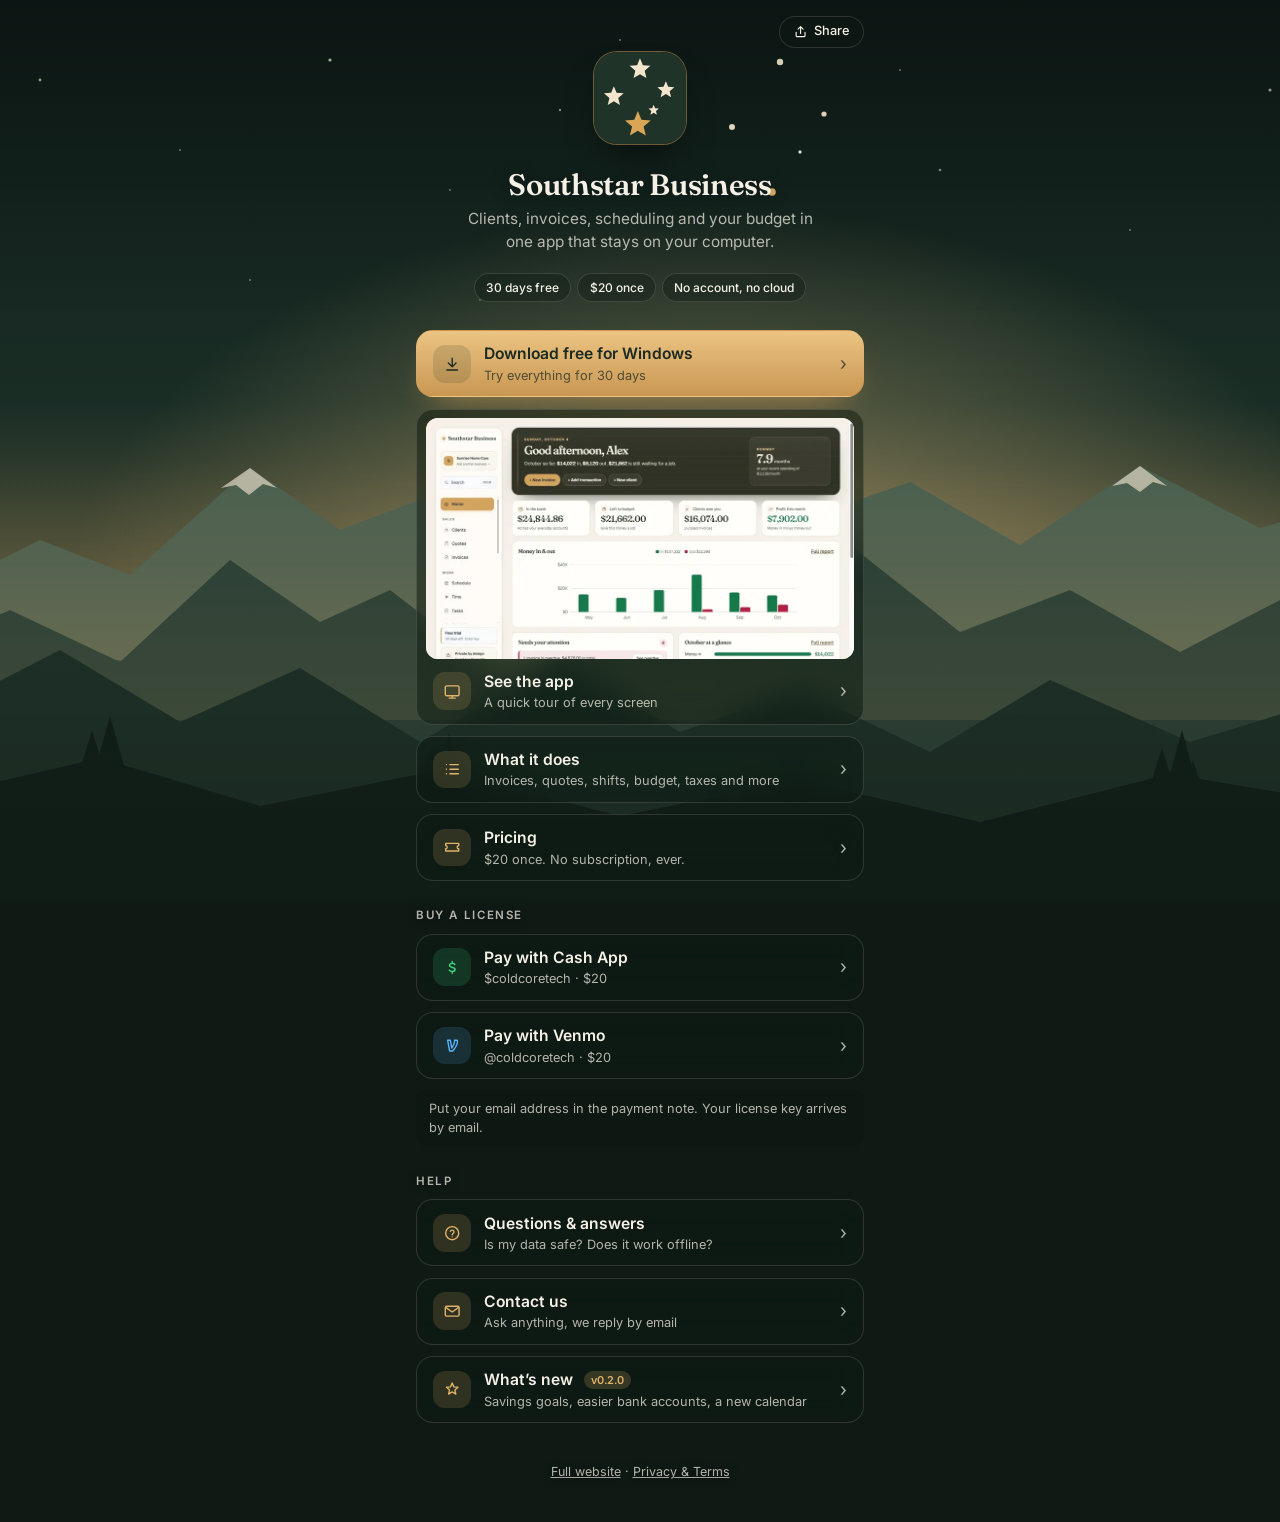
<file: links/index.html>
<!doctype html>
<html lang="en">
  <head>
    <meta charset="utf-8" />
    <script>if (location.protocol !== "file:" && !location.pathname.endsWith("/") && !/\.html?$/.test(location.pathname)) location.replace(location.pathname + "/" + location.search + location.hash);</script>
    <meta name="viewport" content="width=device-width, initial-scale=1" />
    <title>Links · Southstar Business</title>
    <meta name="description" content="Download Southstar Business, take the tour, see pricing and get in touch." />
    <meta name="theme-color" content="#0c1714" />
    <link rel="icon" href="data:image/svg+xml,%3Csvg%20xmlns%3D%22http%3A%2F%2Fwww.w3.org%2F2000%2Fsvg%22%20viewBox%3D%220%200%2064%2064%22%3E%3Crect%20width%3D%2264%22%20height%3D%2264%22%20rx%3D%2213%22%20fill%3D%22%231f3329%22%20%2F%3E%3Cpath%20d%3D%22M32.00%204.40%20L34.01%209.23%20L39.23%209.65%20L35.25%2013.06%20L36.47%2018.15%20L32.00%2015.42%20L27.53%2018.15%20L28.75%2013.06%20L24.77%209.65%20L29.99%209.23%20Z%22%20fill%3D%22%23f3e6cc%22%20%2F%3E%3Cpath%20d%3D%22M13.80%2023.80%20L15.70%2028.38%20L20.65%2028.78%20L16.88%2032.00%20L18.03%2036.82%20L13.80%2034.24%20L9.57%2036.82%20L10.72%2032.00%20L6.95%2028.78%20L11.90%2028.38%20Z%22%20fill%3D%22%23f3e6cc%22%20%2F%3E%3Cpath%20d%3D%22M50.00%2020.30%20L51.64%2024.24%20L55.90%2024.58%20L52.65%2027.36%20L53.64%2031.52%20L50.00%2029.29%20L46.36%2031.52%20L47.35%2027.36%20L44.10%2024.58%20L48.36%2024.24%20Z%22%20fill%3D%22%23f3e6cc%22%20%2F%3E%3Cpath%20d%3D%22M41.50%2036.70%20L42.51%2039.12%20L45.11%2039.33%20L43.13%2041.03%20L43.73%2043.57%20L41.50%2042.21%20L39.27%2043.57%20L39.87%2041.03%20L37.89%2039.33%20L40.49%2039.12%20Z%22%20fill%3D%22%23f3e6cc%22%20%2F%3E%3Cpath%20d%3D%22M30.50%2041.10%20L32.99%2047.08%20L39.44%2047.60%20L34.52%2051.81%20L36.03%2058.10%20L30.50%2054.73%20L24.97%2058.10%20L26.48%2051.81%20L21.56%2047.60%20L28.01%2047.08%20Z%22%20fill%3D%22%23d9a556%22%20%2F%3E%3C%2Fsvg%3E" type="image/svg+xml" />
    <link rel="apple-touch-icon" href="../images/apple-touch-icon.png" />
    <link rel="preconnect" href="https://fonts.googleapis.com" />
    <link rel="preconnect" href="https://fonts.gstatic.com" crossorigin />
    <link href="https://fonts.googleapis.com/css2?family=Fraunces:opsz,wght@9..144,600&family=Inter:wght@400;500;600&display=swap" rel="stylesheet" />
    <style>
      /* Link page for Instagram and other bios: frosted cards over a mountain scene at dusk. */
      :root {
        --ink: #f6f1e6;
        --muted: rgba(246, 241, 230, 0.72);
        --glass: rgba(14, 24, 19, 0.5);
        --glass-hover: rgba(22, 36, 29, 0.66);
        --edge: rgba(246, 241, 230, 0.14);
        --gold: #e2b36a;
        --gold-deep: #c99752;
        --cash: #3ddc84;
        --venmo: #5cb6ff;
        color-scheme: dark;
      }

      * {
        box-sizing: border-box;
      }

      html {
        background: #0f1a15;
      }

      body {
        margin: 0;
        min-height: 100vh;
        color: var(--ink);
        font: 400 1rem/1.5 "Inter", system-ui, -apple-system, "Segoe UI", sans-serif;
        -webkit-font-smoothing: antialiased;
      }

      /* A fixed layer instead of background-attachment: fixed, which phones ignore. */
      .scene,
      .shade {
        position: fixed;
        inset: 0;
        z-index: -2;
        display: block;
        width: 100%;
        height: 100%;
      }

      .shade {
        z-index: -1;
        background: linear-gradient(180deg, rgba(8, 14, 11, 0.15) 0%, rgba(8, 14, 11, 0) 35%, rgba(8, 14, 11, 0.3) 100%);
      }

      .scene [data-depth] {
        will-change: transform;
      }

      .twinkle circle {
        animation: twinkle 4s ease-in-out infinite;
      }

      .twinkle circle:nth-child(3n) {
        animation-delay: -1.3s;
        animation-duration: 5s;
      }

      .twinkle circle:nth-child(3n + 1) {
        animation-delay: -2.6s;
        animation-duration: 6s;
      }

      @keyframes twinkle {
        50% {
          opacity: 0.15;
        }
      }

      /* Share this page */
      .share {
        position: absolute;
        top: 1rem;
        right: 1rem;
        display: inline-flex;
        align-items: center;
        gap: 0.4rem;
        padding: 0.45rem 0.8rem;
        border: 1px solid var(--edge);
        border-radius: 999px;
        background: rgba(14, 24, 19, 0.45);
        color: var(--ink);
        font: 500 0.8rem/1 "Inter", system-ui, sans-serif;
        cursor: pointer;
        -webkit-backdrop-filter: blur(10px);
        backdrop-filter: blur(10px);
      }

      .share:hover {
        border-color: rgba(226, 179, 106, 0.6);
      }

      .share:focus-visible {
        outline: 3px solid var(--gold);
        outline-offset: 2px;
      }

      .share svg {
        width: 0.95rem;
        height: 0.95rem;
        fill: none;
        stroke: currentColor;
        stroke-width: 1.8;
        stroke-linecap: round;
        stroke-linejoin: round;
      }

      /* App preview card */
      .links a.preview {
        flex-direction: column;
        align-items: stretch;
        gap: 0.65rem;
        padding: 0.55rem 0.55rem 0.7rem;
      }

      .preview-shot {
        position: relative;
        overflow: hidden;
        border-radius: 0.75rem;
        background: #f6f1e8;
        aspect-ratio: 16 / 9;
      }

      .preview-shot img {
        display: block;
        width: 100%;
        height: 100%;
        object-fit: cover;
        object-position: top left;
        transition: transform 0.5s ease;
      }

      .links a.preview:hover .preview-shot img {
        transform: scale(1.03);
      }

      .preview-row {
        display: flex;
        align-items: center;
        gap: 0.85rem;
        padding: 0 0.45rem;
      }

      .tag {
        margin-left: 0.4rem;
        padding: 0.1rem 0.45rem;
        border-radius: 999px;
        background: rgba(226, 179, 106, 0.2);
        color: var(--gold);
        font-size: 0.68rem;
        font-weight: 600;
        vertical-align: 0.1em;
      }

      main {
        position: relative;
        width: min(30rem, 100%);
        margin: 0 auto;
        padding: 3.25rem 1rem 2.5rem;
        text-align: center;
      }

      .logo {
        width: 5.75rem;
        height: 5.75rem;
        border-radius: 1.45rem;
        box-shadow: 0 0 0 1px rgba(226, 179, 106, 0.45), 0 20px 40px -18px rgba(0, 0, 0, 0.8);
      }

      h1 {
        margin: 1.1rem 0 0.35rem;
        font: 600 1.85rem/1.15 "Fraunces", Georgia, serif;
        letter-spacing: -0.01em;
        text-shadow: 0 2px 18px rgba(0, 0, 0, 0.45);
      }

      .bio {
        max-width: 22rem;
        margin: 0 auto 1.25rem;
        color: var(--muted);
        font-size: 0.96rem;
      }

      .badges {
        display: flex;
        flex-wrap: wrap;
        justify-content: center;
        gap: 0.4rem;
        margin: 0 0 1.75rem;
      }

      .badges span {
        padding: 0.28rem 0.7rem;
        border: 1px solid var(--edge);
        border-radius: 999px;
        background: rgba(14, 24, 19, 0.35);
        color: var(--ink);
        font-size: 0.75rem;
        font-weight: 500;
        -webkit-backdrop-filter: blur(8px);
        backdrop-filter: blur(8px);
      }

      .links {
        display: grid;
        gap: 0.7rem;
        margin: 0;
        padding: 0;
        list-style: none;
      }

      .links a {
        display: flex;
        align-items: center;
        gap: 0.85rem;
        min-height: 3.7rem;
        padding: 0.7rem 1rem;
        border: 1px solid var(--edge);
        border-radius: 1.05rem;
        background: var(--glass);
        color: var(--ink);
        text-align: left;
        text-decoration: none;
        -webkit-backdrop-filter: blur(14px) saturate(140%);
        backdrop-filter: blur(14px) saturate(140%);
        transition: transform 0.18s ease, background-color 0.18s ease, border-color 0.18s ease;
      }

      .links a:hover {
        border-color: rgba(226, 179, 106, 0.6);
        background: var(--glass-hover);
        transform: translateY(-2px);
      }

      .links a:focus-visible {
        outline: 3px solid var(--gold);
        outline-offset: 2px;
      }

      .icon {
        display: grid;
        flex: none;
        place-items: center;
        width: 2.35rem;
        height: 2.35rem;
        border-radius: 0.75rem;
        background: rgba(226, 179, 106, 0.16);
        color: var(--gold);
      }

      .icon svg {
        width: 1.15rem;
        height: 1.15rem;
        fill: none;
        stroke: currentColor;
        stroke-width: 1.8;
        stroke-linecap: round;
        stroke-linejoin: round;
      }

      .text {
        display: grid;
        flex: 1;
        min-width: 0;
      }

      .text strong {
        font-size: 0.98rem;
        font-weight: 600;
      }

      .text small {
        color: var(--muted);
        font-size: 0.8rem;
      }

      .arrow {
        flex: none;
        color: var(--muted);
        font-size: 1.15rem;
        transition: transform 0.18s ease;
      }

      .links a:hover .arrow {
        transform: translateX(3px);
      }

      /* The one thing to do: download. Solid gold so it's the first thing you see. */
      .links a.primary {
        border-color: transparent;
        background: linear-gradient(180deg, #ecc483, var(--gold-deep));
        color: #1b2a22;
        box-shadow: 0 16px 34px -18px rgba(201, 151, 82, 0.9);
      }

      .links a.primary:hover {
        background: linear-gradient(180deg, #f2cd91, #d3a35f);
      }

      .links a.primary .icon {
        background: rgba(27, 42, 34, 0.14);
        color: #1b2a22;
      }

      .links a.primary small,
      .links a.primary .arrow {
        color: rgba(27, 42, 34, 0.72);
      }

      .cash .icon {
        background: rgba(61, 220, 132, 0.15);
        color: var(--cash);
      }

      .venmo .icon {
        background: rgba(92, 182, 255, 0.15);
        color: var(--venmo);
      }

      .label {
        margin: 1.6rem 0 0.6rem;
        color: var(--muted);
        font-size: 0.72rem;
        font-weight: 600;
        letter-spacing: 0.14em;
        text-align: left;
        text-transform: uppercase;
        text-shadow: 0 1px 8px rgba(0, 0, 0, 0.6);
      }

      .note {
        margin: 0.65rem 0 0;
        padding: 0.6rem 0.8rem;
        border-radius: 0.8rem;
        background: rgba(14, 24, 19, 0.4);
        color: var(--muted);
        font-size: 0.8rem;
        text-align: left;
      }

      footer {
        margin-top: 2.5rem;
        color: var(--muted);
        font-size: 0.78rem;
        text-shadow: 0 1px 8px rgba(0, 0, 0, 0.7);
      }

      footer a {
        color: inherit;
      }

      /* Cards rise in one after another on load. */
      main [style*="--i"] {
        animation: rise 0.55s cubic-bezier(0.2, 0.8, 0.2, 1) both;
        animation-delay: calc(var(--i, 0) * 60ms);
      }

      @keyframes rise {
        from {
          opacity: 0;
          transform: translateY(12px);
        }
      }

      @media (prefers-reduced-motion: reduce) {
        main [style*="--i"] {
          animation: none;
        }

        .links a,
        .arrow,
        .preview-shot img {
          transition: none;
        }

        .twinkle circle {
          animation: none;
        }

        .links a:hover {
          transform: none;
        }
      }

      /* Without blur support, make the cards more solid so text stays readable. */
      @supports not ((backdrop-filter: blur(1px)) or (-webkit-backdrop-filter: blur(1px))) {
        :root {
          --glass: rgba(14, 24, 19, 0.85);
          --glass-hover: rgba(22, 36, 29, 0.92);
        }
      }
    </style>
  </head>
  <body>
    <!-- Mountains at dusk, flat layers from far (hazy) to near (dark). Each layer drifts up at its own speed as you scroll. -->
    <svg class="scene" viewBox="0 0 1440 900" preserveAspectRatio="xMidYMax slice" aria-hidden="true">
      <defs>
        <linearGradient id="sky" x1="0" y1="0" x2="0" y2="1">
          <stop offset="0" stop-color="#0c1714" />
          <stop offset="0.45" stop-color="#1b2f27" />
          <stop offset="0.66" stop-color="#5b5a3e" />
          <stop offset="0.78" stop-color="#c99752" />
        </linearGradient>
        <radialGradient id="glow" cx="0.55" cy="0.68" r="0.45">
          <stop offset="0" stop-color="#f1cf8c" stop-opacity="0.55" />
          <stop offset="1" stop-color="#f1cf8c" stop-opacity="0" />
        </radialGradient>
        <linearGradient id="mist" x1="0" y1="0" x2="0" y2="1">
          <stop offset="0" stop-color="#e8c27f" stop-opacity="0" />
          <stop offset="1" stop-color="#e8c27f" stop-opacity="0.22" />
        </linearGradient>
      </defs>

      <rect width="1440" height="900" fill="url(#sky)" />
      <rect width="1440" height="900" fill="url(#glow)" />

      <g class="twinkle" fill="#f3e6cc">
        <circle cx="120" cy="80" r="1.4" opacity="0.7" />
        <circle cx="260" cy="150" r="1" opacity="0.5" />
        <circle cx="410" cy="60" r="1.6" opacity="0.8" />
        <circle cx="530" cy="190" r="1" opacity="0.45" />
        <circle cx="640" cy="110" r="1.2" opacity="0.6" />
        <circle cx="700" cy="40" r="1" opacity="0.5" />
        <circle cx="1020" cy="170" r="1.3" opacity="0.55" />
        <circle cx="1210" cy="230" r="1" opacity="0.45" />
        <circle cx="1350" cy="90" r="1.5" opacity="0.7" />
        <circle cx="60" cy="260" r="1" opacity="0.4" />
        <circle cx="330" cy="280" r="1.1" opacity="0.4" />
        <circle cx="1390" cy="300" r="1" opacity="0.35" />
        <circle cx="560" cy="300" r="0.9" opacity="0.35" />
        <circle cx="980" cy="70" r="1" opacity="0.5" />
      </g>
      <!-- The Southern Cross, as in the logo -->
      <g fill="#f3e6cc">
        <circle cx="860" cy="62" r="3.2" />
        <circle cx="812" cy="127" r="3" />
        <circle cx="904" cy="114" r="2.6" />
        <circle cx="880" cy="152" r="1.7" />
        <circle cx="852" cy="192" r="3.8" fill="#e9b96a" />
      </g>

      <g data-depth="0.05">
        <path d="M0 600 L120 540 L210 575 L330 468 L420 530 L520 492 L640 560 L760 448 L880 520 L990 482 L1100 545 L1220 466 L1340 528 L1440 500 V1500 H0 Z" fill="#4f6656" />
        <g fill="#ece3cf" opacity="0.75">
          <path d="M330 468 L301 488 L316 485 L329 495 L343 484 L357 488 Z" />
          <path d="M760 448 L728 470 L745 466 L759 477 L774 465 L790 470 Z" />
          <path d="M1220 466 L1192 486 L1207 483 L1220 492 L1233 482 L1247 486 Z" />
        </g>
        <rect y="460" width="1440" height="200" fill="url(#mist)" />
      </g>
      <g data-depth="0.1">
        <path d="M0 650 L90 610 L200 662 L310 560 L400 622 L470 590 L590 682 L700 600 L800 642 L930 545 L1040 632 L1150 590 L1260 652 L1360 600 L1440 630 V1500 H0 Z" fill="#33493d" />
        <rect y="560" width="1440" height="160" fill="url(#mist)" opacity="0.6" />
      </g>
      <g data-depth="0.16">
        <path d="M0 722 L140 650 L260 722 L380 668 L500 742 L640 660 L760 732 L880 690 L1010 752 L1130 680 L1270 742 L1440 690 V1500 H0 Z" fill="#22362c" />
      </g>
      <g data-depth="0.24">
        <path d="M0 800 L180 758 L340 806 L520 770 L700 816 L880 780 L1060 822 L1250 774 L1440 806 V1500 H0 Z" fill="#14231c" />
        <path d="M160 770 L172 730 L184 770 Z M176 766 L190 716 L204 766 Z M500 782 L511 748 L522 782 Z M516 778 L529 734 L542 778 Z M1230 786 L1242 748 L1254 786 Z M1248 782 L1262 730 L1276 782 Z M1264 788 L1273 760 L1282 788 Z M860 792 L870 760 L880 792 Z" fill="#14231c" />
      </g>
    </svg>
    <div class="shade" aria-hidden="true"></div>
    <main>
      <button class="share" type="button" aria-label="Share this page">
        <svg viewBox="0 0 24 24"><path d="M12 15V4M8 8l4-4 4 4M5 13v5.5A1.5 1.5 0 0 0 6.5 20h11a1.5 1.5 0 0 0 1.5-1.5V13" /></svg>
        <span>Share</span>
      </button>
      <svg class="logo" style="--i: 1" viewBox="0 0 64 64" width="88" height="88" role="img" aria-label="Southstar Business logo"><rect width="64" height="64" rx="13" fill="#1f3329" /><path d="M32.00 4.40 L34.01 9.23 L39.23 9.65 L35.25 13.06 L36.47 18.15 L32.00 15.42 L27.53 18.15 L28.75 13.06 L24.77 9.65 L29.99 9.23 Z" fill="#f3e6cc" /><path d="M13.80 23.80 L15.70 28.38 L20.65 28.78 L16.88 32.00 L18.03 36.82 L13.80 34.24 L9.57 36.82 L10.72 32.00 L6.95 28.78 L11.90 28.38 Z" fill="#f3e6cc" /><path d="M50.00 20.30 L51.64 24.24 L55.90 24.58 L52.65 27.36 L53.64 31.52 L50.00 29.29 L46.36 31.52 L47.35 27.36 L44.10 24.58 L48.36 24.24 Z" fill="#f3e6cc" /><path d="M41.50 36.70 L42.51 39.12 L45.11 39.33 L43.13 41.03 L43.73 43.57 L41.50 42.21 L39.27 43.57 L39.87 41.03 L37.89 39.33 L40.49 39.12 Z" fill="#f3e6cc" /><path d="M30.50 41.10 L32.99 47.08 L39.44 47.60 L34.52 51.81 L36.03 58.10 L30.50 54.73 L24.97 58.10 L26.48 51.81 L21.56 47.60 L28.01 47.08 Z" fill="#d9a556" /></svg>
      <h1 style="--i: 2">Southstar Business</h1>
      <p class="bio" style="--i: 3">Clients, invoices, scheduling and your budget in one app that stays on your computer.</p>
      <div class="badges" style="--i: 4" aria-label="Highlights">
        <span>30 days free</span>
        <span>$20 once</span>
        <span>No account, no cloud</span>
      </div>

      <ul class="links">
        <li style="--i: 5">
          <a class="primary" href="../#download">
            <span class="icon"><svg viewBox="0 0 24 24"><path d="M12 4v11M7 10.5l5 5 5-5M5 19.5h14" /></svg></span>
            <span class="text"><strong>Download free for Windows</strong><small>Try everything for 30 days</small></span>
            <span class="arrow" aria-hidden="true">›</span>
          </a>
        </li>
        <li style="--i: 6">
          <a class="preview" href="../#tour">
            <span class="preview-shot"><img src="[data-uri]" width="1440" height="900" alt="The Southstar Business home screen" decoding="async" /></span>
            <span class="preview-row">
              <span class="icon"><svg viewBox="0 0 24 24"><rect x="3" y="5" width="18" height="13" rx="2" /><path d="M8 21h8M12 18v3" /></svg></span>
              <span class="text"><strong>See the app</strong><small>A quick tour of every screen</small></span>
              <span class="arrow" aria-hidden="true">›</span>
            </span>
          </a>
        </li>
        <li style="--i: 7">
          <a href="../#features">
            <span class="icon"><svg viewBox="0 0 24 24"><path d="M9 6h11M9 12h11M9 18h11M4.5 6h.01M4.5 12h.01M4.5 18h.01" /></svg></span>
            <span class="text"><strong>What it does</strong><small>Invoices, quotes, shifts, budget, taxes and more</small></span>
            <span class="arrow" aria-hidden="true">›</span>
          </a>
        </li>
        <li style="--i: 8">
          <a href="../#pricing">
            <span class="icon"><svg viewBox="0 0 24 24"><path d="M3.5 7h17v3a2 2 0 0 0 0 4v3h-17v-3a2 2 0 0 0 0-4z" /></svg></span>
            <span class="text"><strong>Pricing</strong><small>$20 once. No subscription, ever.</small></span>
            <span class="arrow" aria-hidden="true">›</span>
          </a>
        </li>
      </ul>

      <p class="label" style="--i: 9">Buy a license</p>
      <ul class="links">
        <li style="--i: 10">
          <a class="cash" href="https://cash.app/$coldcoretech/20.00" target="_blank" rel="noopener">
            <span class="icon"><svg viewBox="0 0 24 24"><path d="M15.5 8.5c-.8-1-2-1.5-3.5-1.5-2 0-3.5 1-3.5 2.6 0 3.6 7.3 1.9 7.3 5.3 0 1.6-1.6 2.6-3.8 2.6-1.6 0-3-.6-3.8-1.7M12 4.5v2.5M12 17.5V20" /></svg></span>
            <span class="text"><strong>Pay with Cash App</strong><small>$coldcoretech · $20</small></span>
            <span class="arrow" aria-hidden="true">›</span>
          </a>
        </li>
        <li style="--i: 11">
          <a class="venmo" href="https://venmo.com/coldcoretech?txn=pay&amp;amount=20.00&amp;note=Southstar%20Business%20license%20-%20my%20email%3A%20" target="_blank" rel="noopener">
            <span class="icon"><svg viewBox="0 0 24 24"><path d="M6 5.5h3.6l1.8 10.2C13.6 12.6 15.2 9 15.2 6.6c0-.5-.1-.8-.2-1.1h3.6c.2.5.3 1 .3 1.6 0 3.5-3.3 8.9-6.2 12.4H8.6z" /></svg></span>
            <span class="text"><strong>Pay with Venmo</strong><small>@coldcoretech · $20</small></span>
            <span class="arrow" aria-hidden="true">›</span>
          </a>
        </li>
      </ul>
      <p class="note" style="--i: 12">Put your email address in the payment note. Your license key arrives by email.</p>

      <p class="label" style="--i: 13">Help</p>
      <ul class="links">
        <li style="--i: 14">
          <a href="../#faq">
            <span class="icon"><svg viewBox="0 0 24 24"><circle cx="12" cy="12" r="8.5" /><path d="M9.6 9.5a2.5 2.5 0 0 1 4.8.9c0 1.7-2.4 2.2-2.4 3.6M12 16.8h.01" /></svg></span>
            <span class="text"><strong>Questions &amp; answers</strong><small>Is my data safe? Does it work offline?</small></span>
            <span class="arrow" aria-hidden="true">›</span>
          </a>
        </li>
        <li style="--i: 15">
          <a href="../#contact">
            <span class="icon"><svg viewBox="0 0 24 24"><rect x="3" y="5.5" width="18" height="13" rx="2" /><path d="m3.5 7 8.5 6 8.5-6" /></svg></span>
            <span class="text"><strong>Contact us</strong><small>Ask anything, we reply by email</small></span>
            <span class="arrow" aria-hidden="true">›</span>
          </a>
        </li>
        <li style="--i: 16">
          <a href="../whats-new.html">
            <span class="icon"><svg viewBox="0 0 24 24"><path d="M12 4l2.2 5 5.3.5-4 3.6 1.2 5.3L12 15.6l-4.7 2.8 1.2-5.3-4-3.6 5.3-.5z" /></svg></span>
            <span class="text"><strong>What&rsquo;s new <span class="tag">v0.2.0</span></strong><small>Savings goals, easier bank accounts, a new calendar</small></span>
            <span class="arrow" aria-hidden="true">›</span>
          </a>
        </li>
      </ul>

      <footer style="--i: 17">
        <a href="../">Full website</a> · <a href="../privacy.html">Privacy &amp; Terms</a>
      </footer>
    </main>
    <script>
      // Parallax: nearer mountain layers rise faster as you scroll, for a sense of depth.
      (() => {
        const layers = [...document.querySelectorAll(".scene [data-depth]")];
        const calm = window.matchMedia("(prefers-reduced-motion: reduce)");
        let queued = false;
        const update = () => {
          queued = false;
          const y = calm.matches ? 0 : window.scrollY;
          const scale = 900 / window.innerHeight; // page pixels to scene units (the scene fills the screen height)
          for (const layer of layers) layer.setAttribute("transform", `translate(0 ${(-y * Number(layer.dataset.depth) * scale).toFixed(1)})`);
        };
        window.addEventListener("scroll", () => {
          if (!queued) {
            queued = true;
            requestAnimationFrame(update);
          }
        }, { passive: true });
        window.addEventListener("resize", update);
        update();

        // Share: the phone's share sheet when there is one, otherwise copy the link.
        const share = document.querySelector(".share");
        const label = share.querySelector("span");
        share.addEventListener("click", async () => {
          const data = { title: "Southstar Business", text: "Your whole business in one private app.", url: location.href };
          try {
            if (navigator.share) return await navigator.share(data);
            await navigator.clipboard.writeText(location.href);
            label.textContent = "Link copied";
          } catch {
            return;
          }
          setTimeout(() => (label.textContent = "Share"), 2000);
        });
      })();
    </script>
  </body>
</html>
</file>
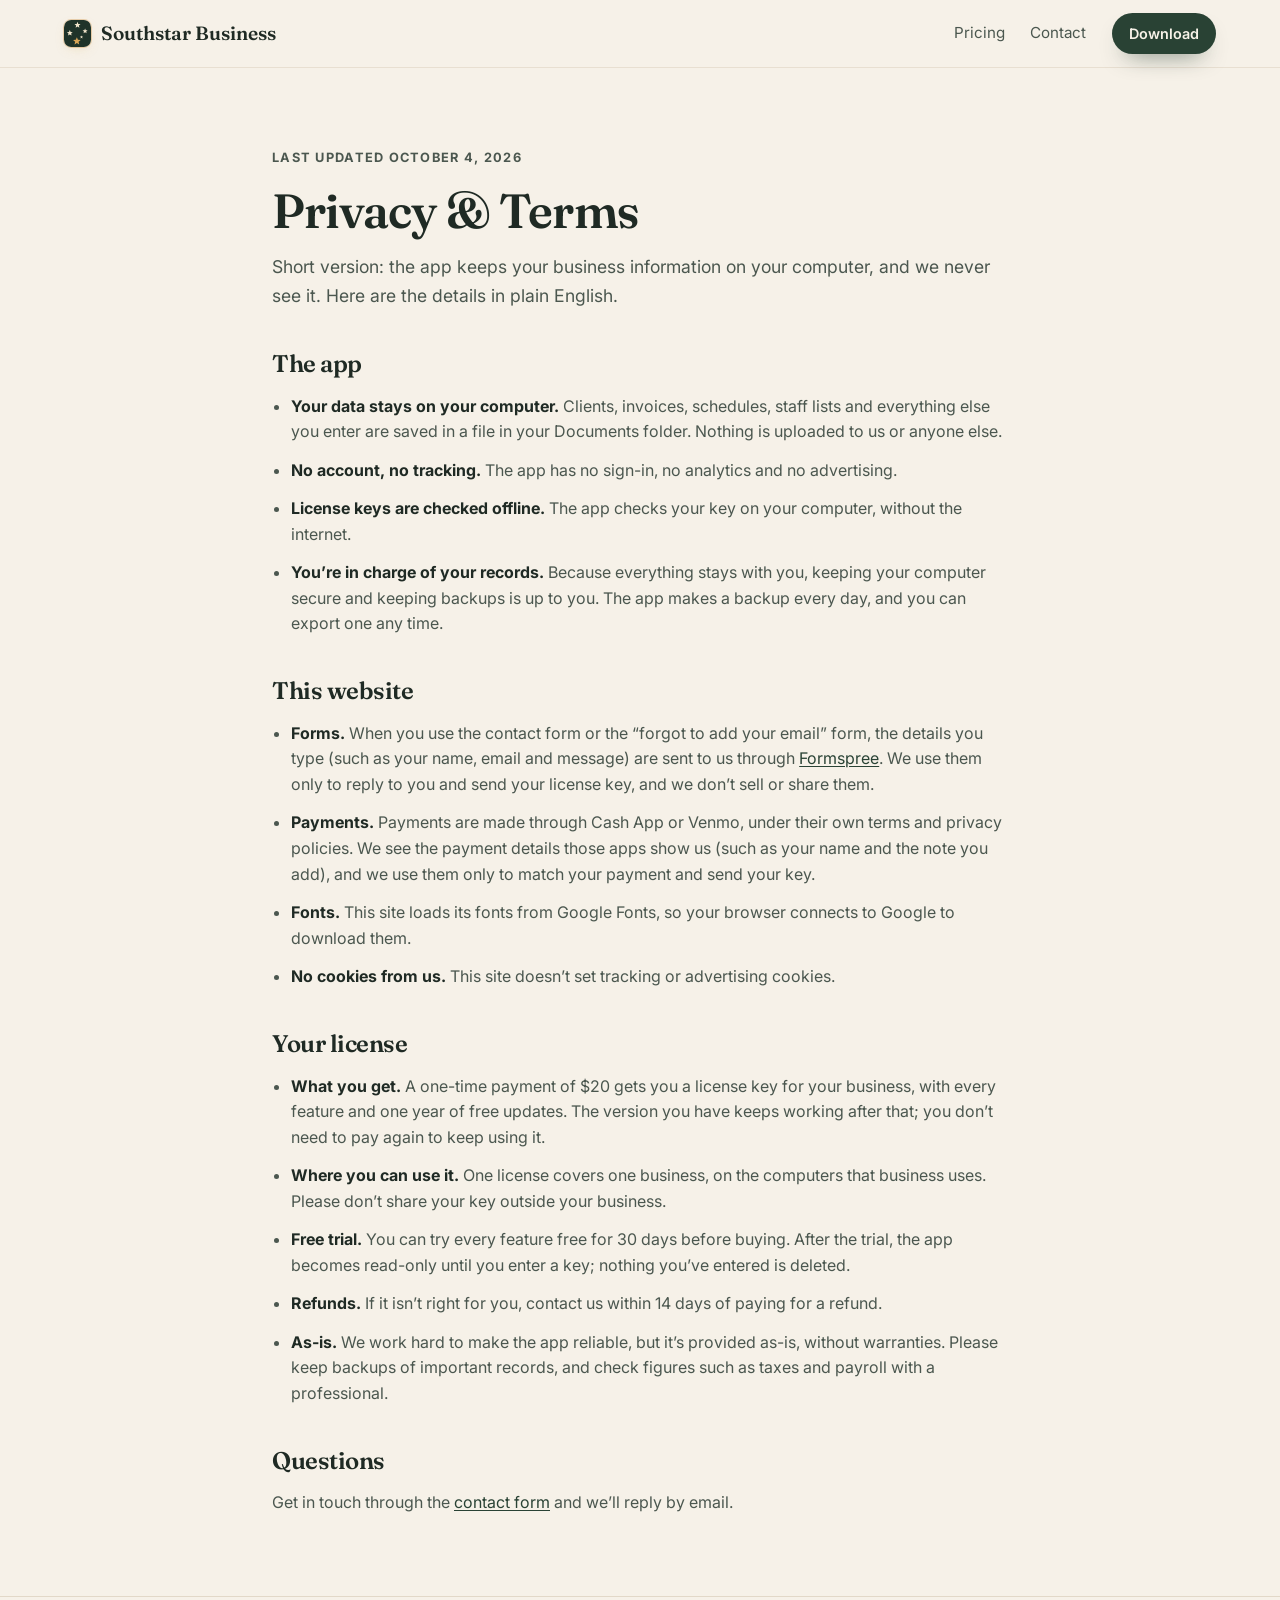
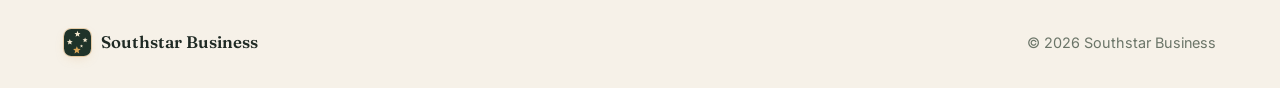
<file: privacy.html>
<!doctype html>
<html lang="en">
  <head>
    <meta charset="utf-8" />
    <meta name="viewport" content="width=device-width, initial-scale=1" />
    <title>Privacy &amp; Terms · Southstar Business</title>
    <meta name="description" content="How Southstar Business handles your information, and the terms of your license." />
    <link rel="icon" href="favicon.svg" type="image/svg+xml" />
    <link rel="apple-touch-icon" href="images/apple-touch-icon.png" />
    <link rel="preconnect" href="https://fonts.googleapis.com" />
    <link rel="preconnect" href="https://fonts.gstatic.com" crossorigin />
    <link href="https://fonts.googleapis.com/css2?family=Fraunces:opsz,wght@9..144,500;9..144,600;9..144,700&family=Inter:wght@400;500;600;700&display=swap" rel="stylesheet" />
    <link rel="stylesheet" href="styles.css" />
  </head>
  <body>
    <header class="site-header">
      <div class="wrap header-row">
        <a class="brand" href="index.html"><span class="brand-mark" aria-hidden="true"></span>Southstar Business</a>
        <nav class="site-nav legal-nav" aria-label="Main">
          <a href="index.html#pricing">Pricing</a>
          <a href="index.html#contact">Contact</a>
          <a class="btn btn-small btn-primary" href="index.html#download">Download</a>
        </nav>
      </div>
    </header>

    <main class="legal wrap">
      <p class="eyebrow">Last updated October 4, 2026</p>
      <h1>Privacy &amp; Terms</h1>
      <p class="legal-lede">Short version: the app keeps your business information on your computer, and we never see it. Here are the details in plain English.</p>

      <h2>The app</h2>
      <ul>
        <li><strong>Your data stays on your computer.</strong> Clients, invoices, schedules, staff lists and everything else you enter are saved in a file in your Documents folder. Nothing is uploaded to us or anyone else.</li>
        <li><strong>No account, no tracking.</strong> The app has no sign-in, no analytics and no advertising.</li>
        <li><strong>License keys are checked offline.</strong> The app checks your key on your computer, without the internet.</li>
        <li><strong>You&rsquo;re in charge of your records.</strong> Because everything stays with you, keeping your computer secure and keeping backups is up to you. The app makes a backup every day, and you can export one any time.</li>
      </ul>

      <h2>This website</h2>
      <ul>
        <li><strong>Forms.</strong> When you use the contact form or the &ldquo;forgot to add your email&rdquo; form, the details you type (such as your name, email and message) are sent to us through <a href="https://formspree.io/legal/privacy-policy" target="_blank" rel="noopener noreferrer">Formspree</a>. We use them only to reply to you and send your license key, and we don&rsquo;t sell or share them.</li>
        <li><strong>Payments.</strong> Payments are made through Cash App or Venmo, under their own terms and privacy policies. We see the payment details those apps show us (such as your name and the note you add), and we use them only to match your payment and send your key.</li>
        <li><strong>Fonts.</strong> This site loads its fonts from Google Fonts, so your browser connects to Google to download them.</li>
        <li><strong>No cookies from us.</strong> This site doesn&rsquo;t set tracking or advertising cookies.</li>
      </ul>

      <h2>Your license</h2>
      <ul>
        <li><strong>What you get.</strong> A one-time payment of $20 gets you a license key for your business, with every feature and one year of free updates. The version you have keeps working after that; you don&rsquo;t need to pay again to keep using it.</li>
        <li><strong>Where you can use it.</strong> One license covers one business, on the computers that business uses. Please don&rsquo;t share your key outside your business.</li>
        <li><strong>Free trial.</strong> You can try every feature free for 30 days before buying. After the trial, the app becomes read-only until you enter a key; nothing you&rsquo;ve entered is deleted.</li>
        <li><strong>Refunds.</strong> If it isn&rsquo;t right for you, contact us within 14 days of paying for a refund.</li>
        <li><strong>As-is.</strong> We work hard to make the app reliable, but it&rsquo;s provided as-is, without warranties. Please keep backups of important records, and check figures such as taxes and payroll with a professional.</li>
      </ul>

      <h2>Questions</h2>
      <p>Get in touch through the <a href="index.html#contact">contact form</a> and we&rsquo;ll reply by email.</p>
    </main>

    <footer class="site-footer">
      <div class="wrap footer-row">
        <a class="brand" href="index.html"><span class="brand-mark" aria-hidden="true"></span>Southstar Business</a>
        <p>&copy; <span data-year>2026</span> Southstar Business</p>
      </div>
    </footer>
    <script>
      document.querySelectorAll("[data-year]").forEach((node) => (node.textContent = String(new Date().getFullYear())));
    </script>
  </body>
</html>
</file>
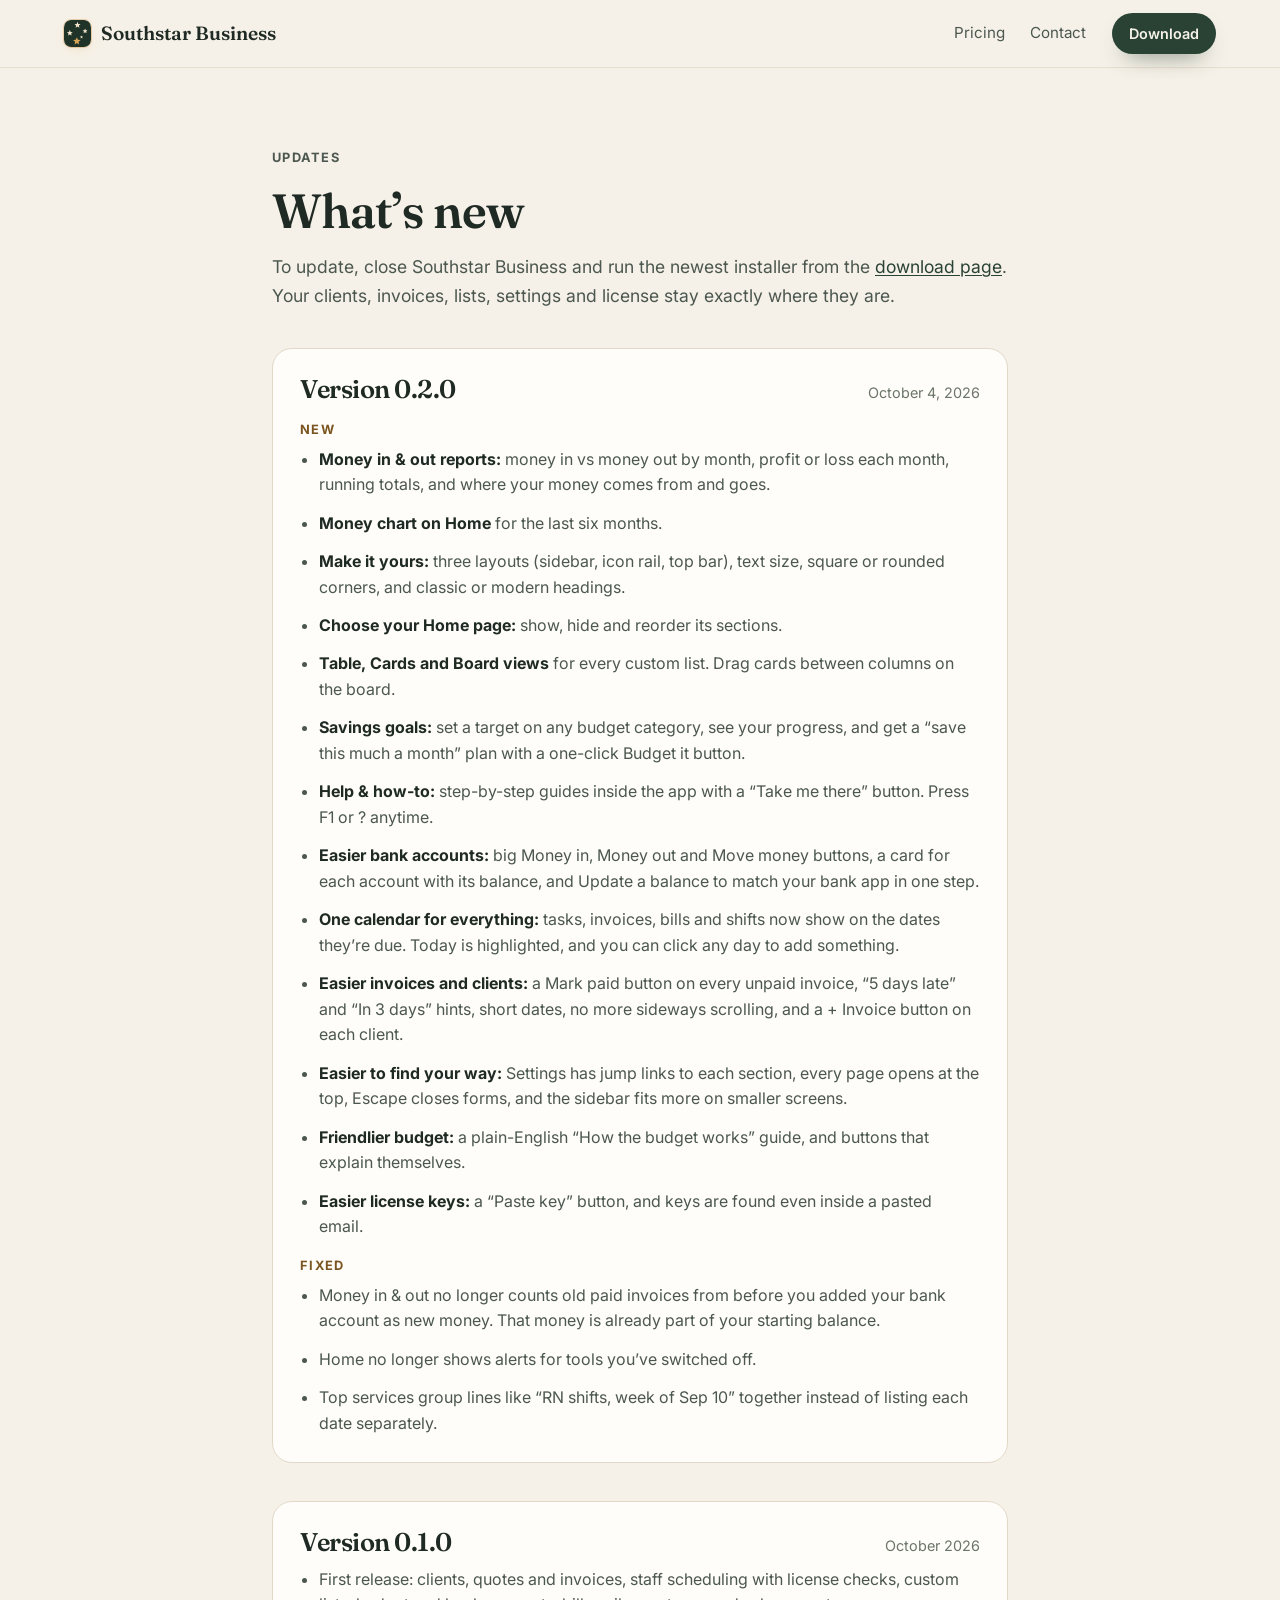
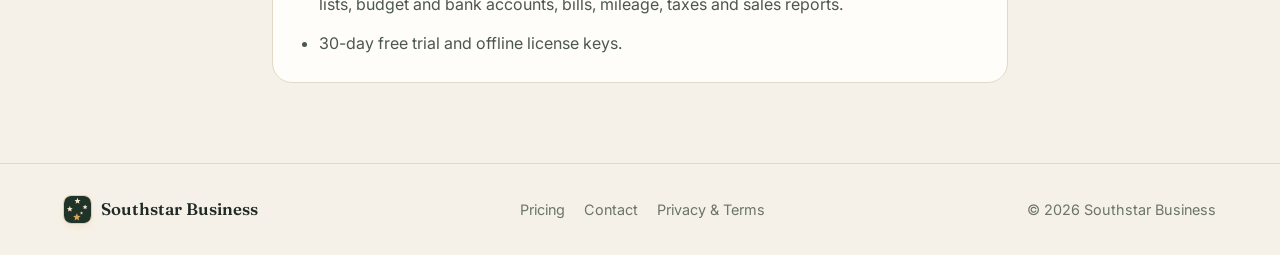
<file: whats-new.html>
<!doctype html>
<html lang="en">
  <head>
    <meta charset="utf-8" />
    <meta name="viewport" content="width=device-width, initial-scale=1" />
    <title>What's new · Southstar Business</title>
    <meta name="description" content="New features and fixes in each version of Southstar Business." />
    <link rel="icon" href="favicon.svg" type="image/svg+xml" />
    <link rel="apple-touch-icon" href="images/apple-touch-icon.png" />
    <link rel="preconnect" href="https://fonts.googleapis.com" />
    <link rel="preconnect" href="https://fonts.gstatic.com" crossorigin />
    <link href="https://fonts.googleapis.com/css2?family=Fraunces:opsz,wght@9..144,500;9..144,600;9..144,700&family=Inter:wght@400;500;600;700&display=swap" rel="stylesheet" />
    <link rel="stylesheet" href="styles.css" />
  </head>
  <body>
    <header class="site-header">
      <div class="wrap header-row">
        <a class="brand" href="index.html"><span class="brand-mark" aria-hidden="true"></span>Southstar Business</a>
        <nav class="site-nav legal-nav" aria-label="Main">
          <a href="index.html#pricing">Pricing</a>
          <a href="index.html#contact">Contact</a>
          <a class="btn btn-small btn-primary" href="index.html#download">Download</a>
        </nav>
      </div>
    </header>

    <main class="legal wrap">
      <p class="eyebrow">Updates</p>
      <h1>What&rsquo;s new</h1>
      <p class="legal-lede">
        To update, close Southstar Business and run the newest installer from the <a href="index.html#download">download page</a>. Your clients, invoices, lists, settings and license stay exactly where they are.
      </p>

      <!-- Newest version first. Copy a block like this one for each release. -->
      <article class="release">
        <div class="release-head">
          <h2>Version 0.2.0</h2>
          <span class="release-date">October 4, 2026</span>
        </div>
        <h3>New</h3>
        <ul>
          <li><strong>Money in &amp; out reports:</strong> money in vs money out by month, profit or loss each month, running totals, and where your money comes from and goes.</li>
          <li><strong>Money chart on Home</strong> for the last six months.</li>
          <li><strong>Make it yours:</strong> three layouts (sidebar, icon rail, top bar), text size, square or rounded corners, and classic or modern headings.</li>
          <li><strong>Choose your Home page:</strong> show, hide and reorder its sections.</li>
          <li><strong>Table, Cards and Board views</strong> for every custom list. Drag cards between columns on the board.</li>
          <li><strong>Savings goals:</strong> set a target on any budget category, see your progress, and get a &ldquo;save this much a month&rdquo; plan with a one-click Budget it button.</li>
          <li><strong>Help &amp; how-to:</strong> step-by-step guides inside the app with a &ldquo;Take me there&rdquo; button. Press F1 or ? anytime.</li>
          <li><strong>Easier bank accounts:</strong> big Money in, Money out and Move money buttons, a card for each account with its balance, and Update a balance to match your bank app in one step.</li>
          <li><strong>One calendar for everything:</strong> tasks, invoices, bills and shifts now show on the dates they&rsquo;re due. Today is highlighted, and you can click any day to add something.</li>
          <li><strong>Easier invoices and clients:</strong> a Mark paid button on every unpaid invoice, &ldquo;5 days late&rdquo; and &ldquo;In 3 days&rdquo; hints, short dates, no more sideways scrolling, and a + Invoice button on each client.</li>
          <li><strong>Easier to find your way:</strong> Settings has jump links to each section, every page opens at the top, Escape closes forms, and the sidebar fits more on smaller screens.</li>
          <li><strong>Friendlier budget:</strong> a plain-English &ldquo;How the budget works&rdquo; guide, and buttons that explain themselves.</li>
          <li><strong>Easier license keys:</strong> a &ldquo;Paste key&rdquo; button, and keys are found even inside a pasted email.</li>
        </ul>
        <h3>Fixed</h3>
        <ul>
          <li>Money in &amp; out no longer counts old paid invoices from before you added your bank account as new money. That money is already part of your starting balance.</li>
          <li>Home no longer shows alerts for tools you&rsquo;ve switched off.</li>
          <li>Top services group lines like &ldquo;RN shifts, week of Sep 10&rdquo; together instead of listing each date separately.</li>
        </ul>
      </article>

      <article class="release">
        <div class="release-head">
          <h2>Version 0.1.0</h2>
          <span class="release-date">October 2026</span>
        </div>
        <ul>
          <li>First release: clients, quotes and invoices, staff scheduling with license checks, custom lists, budget and bank accounts, bills, mileage, taxes and sales reports.</li>
          <li>30-day free trial and offline license keys.</li>
        </ul>
      </article>
    </main>

    <footer class="site-footer">
      <div class="wrap footer-row">
        <a class="brand" href="index.html"><span class="brand-mark" aria-hidden="true"></span>Southstar Business</a>
        <nav aria-label="Footer">
          <a href="index.html#pricing">Pricing</a>
          <a href="index.html#contact">Contact</a>
          <a href="privacy.html">Privacy &amp; Terms</a>
        </nav>
        <p>&copy; <span data-year>2026</span> Southstar Business</p>
      </div>
    </footer>
    <script>
      document.querySelectorAll("[data-year]").forEach((node) => (node.textContent = String(new Date().getFullYear())));
    </script>
  </body>
</html>
</file>
<file: styles.css>
/* Southstar Business: marketing site. Same "modern ledger" look as the app: warm paper, deep green, gold. */

:root {
  --bg: #f6f1e8;
  --bg-alt: #efe7da;
  --surface: #fffdf9;
  --surface-2: #f8f3ea;
  --ink: #1f2a24;
  --ink-soft: #4b574f;
  --muted: #6b7568;
  --line: #e2d8c8;
  --green: #1f3329;
  --green-2: #294234;
  --gold: #d3a35f;
  --gold-ink: #7a5520;
  --gold-soft: rgba(211, 163, 95, 0.16);
  --red: #b42343;
  --red-soft: rgba(180, 35, 67, 0.09);
  --pos: #17794a;
  --on-green: #f7f2e8;
  --shadow: 0 30px 60px -36px rgba(31, 51, 41, 0.45);
  --radius: 1.25rem;
  --display: "Fraunces", Georgia, serif;
  --sans: "Inter", system-ui, -apple-system, "Segoe UI", sans-serif;
  color-scheme: light;
}

@media (prefers-color-scheme: dark) {
  :root {
    --bg: #141714;
    --bg-alt: #1a1e1b;
    --surface: #1e2320;
    --surface-2: #232925;
    --ink: #f1ede5;
    --ink-soft: #cfd2c8;
    --muted: #a3aa9f;
    --line: #333a35;
    --green: #0f1a14;
    --green-2: #2a4235;
    --gold: #deb06d;
    --gold-ink: #e8c48c;
    --gold-soft: rgba(222, 176, 109, 0.14);
    --red: #ff8a9a;
    --red-soft: rgba(255, 138, 154, 0.1);
    --pos: #5fd39a;
    --shadow: 0 30px 60px -30px rgba(0, 0, 0, 0.7);
    color-scheme: dark;
  }
}

*,
*::before,
*::after {
  box-sizing: border-box;
}

html {
  scroll-behavior: smooth;
  scroll-padding-top: 5rem;
}

body {
  margin: 0;
  background: var(--bg);
  color: var(--ink);
  font-family: var(--sans);
  font-size: 1rem;
  line-height: 1.6;
  -webkit-font-smoothing: antialiased;
  overflow-x: clip;
}

@media (prefers-reduced-motion: reduce) {
  html {
    scroll-behavior: auto;
  }

  *,
  *::before,
  *::after {
    animation: none !important;
    transition: none !important;
  }
}

img,
svg {
  display: block;
}

a {
  color: inherit;
}

h1,
h2,
h3 {
  margin: 0;
  font-family: var(--display);
  font-weight: 600;
  letter-spacing: -0.02em;
  line-height: 1.1;
}

p {
  margin: 0;
}

code {
  padding: 0.05rem 0.35rem;
  border-radius: 0.35rem;
  background: var(--surface-2);
  font-size: 0.88em;
}

.wrap {
  width: min(72rem, 100% - 2rem);
  margin-inline: auto;
}

.i {
  width: 1.15em;
  height: 1.15em;
  flex: none;
  fill: none;
  stroke: currentColor;
  stroke-width: 1.8;
  stroke-linecap: round;
  stroke-linejoin: round;
}

.skip {
  position: absolute;
  left: -999px;
  top: 0.5rem;
  z-index: 100;
  padding: 0.5rem 0.8rem;
  border-radius: 0.5rem;
  background: var(--green);
  color: var(--on-green);
}

.skip:focus {
  left: 0.5rem;
}

:focus-visible {
  outline: 2px solid var(--gold);
  outline-offset: 3px;
}

/* ---------------------------------------------------------------- buttons */

.btn {
  display: inline-flex;
  align-items: center;
  gap: 0.55rem;
  padding: 0.85rem 1.35rem;
  border: 1px solid transparent;
  border-radius: 999px;
  font-weight: 600;
  text-decoration: none;
  transition: transform 150ms ease, box-shadow 150ms ease, background 150ms ease;
}

.btn:hover {
  transform: translateY(-1px);
}

.btn-primary {
  background: var(--green-2);
  color: var(--on-green);
  box-shadow: 0 12px 24px -14px rgba(31, 51, 41, 0.8);
}

.btn-primary:hover {
  background: var(--green);
}

.btn-ghost {
  border-color: var(--line);
  background: var(--surface);
  color: var(--ink);
}

.btn-gold {
  background: var(--gold);
  color: #1f2a24;
  box-shadow: 0 14px 28px -14px rgba(211, 163, 95, 0.9);
}

.btn-small {
  padding: 0.5rem 1rem;
  font-size: 0.9rem;
}

/* ---------------------------------------------------------------- header */

.site-header {
  position: sticky;
  top: 0;
  z-index: 50;
  border-bottom: 1px solid color-mix(in srgb, var(--line) 70%, transparent);
  background: color-mix(in srgb, var(--bg) 86%, transparent);
  backdrop-filter: blur(10px);
}

.header-row {
  display: flex;
  align-items: center;
  justify-content: space-between;
  min-height: 4.2rem;
}

.brand {
  display: inline-flex;
  align-items: center;
  gap: 0.6rem;
  font-family: var(--display);
  font-size: 1.2rem;
  font-weight: 600;
  text-decoration: none;
}

/* The logo: a gold compass star whose long point aims south (favicon.svg). */
.brand-mark {
  width: 1.7rem;
  height: 1.7rem;
  flex: none;
  border-radius: 0.45rem;
  background: url("favicon.svg") center / cover no-repeat;
  box-shadow: 0 0 0 1px rgba(211, 163, 95, 0.45), 0 4px 12px -4px rgba(211, 163, 95, 0.35);
}

.site-nav {
  display: flex;
  align-items: center;
  gap: 1.6rem;
  font-size: 0.95rem;
}

.site-nav a:not(.btn) {
  color: var(--ink-soft);
  text-decoration: none;
}

.site-nav a:not(.btn):hover {
  color: var(--ink);
}

.menu-toggle {
  display: none;
  padding: 0.5rem;
  border: 1px solid var(--line);
  border-radius: 0.7rem;
  background: var(--surface);
  color: var(--ink);
  font-size: 1.2rem;
  cursor: pointer;
}

@media (max-width: 820px) {
  .menu-toggle {
    display: grid;
  }

  .site-nav {
    position: absolute;
    top: 100%;
    right: 1rem;
    left: 1rem;
    display: none;
    flex-direction: column;
    align-items: stretch;
    gap: 0.2rem;
    padding: 0.8rem;
    border: 1px solid var(--line);
    border-radius: 1rem;
    background: var(--surface);
    box-shadow: var(--shadow);
  }

  .site-nav.is-open {
    display: flex;
  }

  .site-nav a:not(.btn) {
    padding: 0.6rem 0.7rem;
  }

  .site-nav .btn {
    justify-content: center;
    margin-top: 0.3rem;
  }
}

/* ---------------------------------------------------------------- hero */

.hero {
  position: relative;
  padding: 4.5rem 0 3.5rem;
  background:
    radial-gradient(60rem 30rem at 85% -10%, var(--gold-soft), transparent 60%),
    radial-gradient(40rem 24rem at -10% 20%, color-mix(in srgb, var(--green-2) 10%, transparent), transparent 60%);
}

.hero-grid {
  display: grid;
  grid-template-columns: minmax(0, 1fr) minmax(0, 1.1fr);
  gap: 3.5rem;
  align-items: center;
}

.eyebrow {
  display: inline-flex;
  align-items: center;
  gap: 0.45rem;
  margin-bottom: 1rem;
  color: var(--gold-ink);
  font-size: 0.8rem;
  font-weight: 700;
  letter-spacing: 0.1em;
  text-transform: uppercase;
}

.hero h1 {
  font-size: clamp(2.6rem, 5.4vw, 4.4rem);
}

.hero h1 em {
  color: var(--green-2);
  font-style: italic;
}

@media (prefers-color-scheme: dark) {
  .hero h1 em {
    color: var(--gold);
  }
}

.lede {
  max-width: 34rem;
  margin-top: 1.4rem;
  color: var(--ink-soft);
  font-size: 1.15rem;
}

.hero-actions {
  display: flex;
  flex-wrap: wrap;
  gap: 0.8rem;
  margin-top: 2rem;
}

.fine {
  margin-top: 1rem;
  color: var(--muted);
  font-size: 0.85rem;
}

/* App window mockup */
.app-window {
  overflow: hidden;
  border: 1px solid var(--line);
  border-radius: 1.1rem;
  background: var(--surface);
  box-shadow: var(--shadow), 0 0 0 8px color-mix(in srgb, var(--surface) 50%, transparent);
  transform: perspective(1400px) rotateY(-5deg) rotateX(2deg);
  font-size: 0.72rem;
}

.app-bar {
  display: flex;
  align-items: center;
  gap: 0.35rem;
  padding: 0.55rem 0.8rem;
  border-bottom: 1px solid var(--line);
  background: var(--surface-2);
  color: var(--muted);
}

.app-bar i {
  width: 0.55rem;
  height: 0.55rem;
  border-radius: 50%;
  background: var(--line);
}

.app-bar span {
  margin-left: 0.5rem;
  font-weight: 600;
}

.app-body {
  display: grid;
  grid-template-columns: 9.5rem minmax(0, 1fr);
  min-height: 21rem;
}

.app-side {
  display: flex;
  flex-direction: column;
  gap: 0.15rem;
  padding: 0.8rem 0.6rem;
  border-right: 1px solid var(--line);
  background: var(--surface-2);
}

.side-brand {
  display: flex;
  align-items: center;
  gap: 0.4rem;
  margin-bottom: 0.5rem;
  font-family: var(--display);
  font-size: 0.85rem;
  font-weight: 600;
}

.side-brand .brand-mark {
  width: 0.95rem;
  height: 0.95rem;
  border-radius: 0.25rem;
  box-shadow: none;
}

.side-search {
  display: flex;
  align-items: center;
  gap: 0.35rem;
  margin-bottom: 0.4rem;
  padding: 0.3rem 0.45rem;
  border: 1px solid var(--line);
  border-radius: 0.45rem;
  background: var(--surface);
  color: var(--muted);
}

.side-search kbd {
  margin-left: auto;
  font-family: inherit;
  font-size: 0.55rem;
}

.side-label {
  margin: 0.45rem 0 0.1rem 0.35rem;
  color: var(--muted);
  font-size: 0.55rem;
  font-weight: 700;
  letter-spacing: 0.12em;
  text-transform: uppercase;
}

.side-item {
  display: flex;
  align-items: center;
  gap: 0.35rem;
  padding: 0.3rem 0.45rem;
  border-radius: 0.4rem;
  color: var(--ink-soft);
}

.side-item b {
  margin-left: auto;
  padding: 0 0.35rem;
  border-radius: 999px;
  background: var(--red-soft);
  color: var(--red);
  font-size: 0.6rem;
}

.side-item.is-active {
  background: var(--green-2);
  color: var(--on-green);
}

.app-main {
  display: grid;
  align-content: start;
  gap: 0.6rem;
  padding: 0.8rem;
}

.mock-hero {
  display: grid;
  gap: 0.2rem;
  padding: 0.8rem 0.9rem;
  border-radius: 0.7rem;
  background: var(--green);
  color: var(--on-green);
}

.mock-hero small {
  color: var(--gold);
  font-size: 0.55rem;
  font-weight: 700;
  letter-spacing: 0.12em;
  text-transform: uppercase;
}

.mock-hero strong {
  font-family: var(--display);
  font-size: 1.25rem;
  font-weight: 600;
}

.mock-hero p {
  opacity: 0.85;
}

.mock-tiles {
  display: grid;
  grid-template-columns: repeat(3, minmax(0, 1fr));
  gap: 0.45rem;
}

.mock-tiles div {
  display: grid;
  padding: 0.5rem 0.6rem;
  border: 1px solid var(--line);
  border-radius: 0.55rem;
}

.mock-tiles small {
  color: var(--muted);
  font-size: 0.58rem;
}

.mock-tiles b {
  font-family: var(--display);
  font-size: 1rem;
}

.pos {
  color: var(--pos);
}

.mock-chart {
  padding: 0.5rem 0.6rem;
  border: 1px solid var(--line);
  border-radius: 0.55rem;
}

.mock-chart small {
  color: var(--ink-soft);
  font-weight: 600;
}

.bars {
  display: flex;
  align-items: flex-end;
  gap: 0.3rem;
  height: 4.2rem;
  margin-top: 0.4rem;
  border-bottom: 1px solid var(--line);
}

.bars span {
  flex: 1;
  height: var(--h);
  border-radius: 3px 3px 0 0;
  background: var(--gold);
  animation: grow 900ms cubic-bezier(0.2, 0.8, 0.2, 1) both;
}

.bars span:nth-child(odd) {
  animation-delay: 80ms;
}

@keyframes grow {
  from {
    height: 0;
  }
}

.mock-alert {
  display: flex;
  align-items: center;
  gap: 0.45rem;
  padding: 0.45rem 0.6rem;
  border-left: 3px solid var(--red);
  border-radius: 0.45rem;
  background: var(--red-soft);
}

.mock-alert span {
  width: 0.4rem;
  height: 0.4rem;
  border-radius: 50%;
  background: var(--red);
}

.mock-alert em {
  margin-left: auto;
  padding: 0.12rem 0.45rem;
  border-radius: 999px;
  background: var(--surface);
  font-style: normal;
  font-weight: 600;
  white-space: nowrap;
}

/* ---------------------------------------------------------------- who */

.who {
  padding: 2rem 0;
  border-block: 1px solid var(--line);
  background: var(--surface-2);
}

.who-title {
  color: var(--muted);
  font-size: 0.85rem;
  font-weight: 600;
  text-align: center;
}

.who-list {
  display: flex;
  flex-wrap: wrap;
  justify-content: center;
  gap: 0.6rem 1.6rem;
  margin: 1rem 0 0;
  padding: 0;
  list-style: none;
}

.who-list li {
  display: inline-flex;
  align-items: center;
  gap: 0.45rem;
  color: var(--ink-soft);
  font-weight: 500;
}

.who-list .i {
  color: var(--gold-ink);
}

/* ---------------------------------------------------------------- sections */

.section {
  padding: 6rem 0;
}

.section-head {
  max-width: 42rem;
  margin: 0 auto 3rem;
  text-align: center;
}

.section-head.left {
  margin: 0;
  text-align: left;
}

.section-head h2,
.spot-copy h2,
.cta h2 {
  font-size: clamp(2rem, 3.6vw, 2.9rem);
}

.section-head p:not(.eyebrow) {
  margin-top: 1rem;
  color: var(--ink-soft);
  font-size: 1.08rem;
}

.features {
  display: grid;
  grid-template-columns: repeat(4, minmax(0, 1fr));
  gap: 1rem;
}

.feature {
  padding: 1.5rem;
  border: 1px solid var(--line);
  border-radius: var(--radius);
  background: var(--surface);
  transition: transform 180ms ease, box-shadow 180ms ease, border-color 180ms ease;
}

.feature:hover {
  border-color: color-mix(in srgb, var(--gold) 60%, var(--line));
  box-shadow: var(--shadow);
  transform: translateY(-3px);
}

.feature-icon {
  display: grid;
  place-items: center;
  width: 2.6rem;
  height: 2.6rem;
  margin-bottom: 1rem;
  border-radius: 0.8rem;
  background: var(--gold-soft);
  color: var(--gold-ink);
  font-size: 1.15rem;
}

.feature h3 {
  font-size: 1.2rem;
}

.feature p {
  margin-top: 0.55rem;
  color: var(--ink-soft);
  font-size: 0.93rem;
}

/* ---------------------------------------------------------------- spotlights */

.spotlight {
  background: var(--bg-alt);
}

.spot-grid {
  display: grid;
  grid-template-columns: minmax(0, 1fr) minmax(0, 1fr);
  gap: 4rem;
  align-items: center;
}

.spot-grid.reverse .spot-copy {
  order: 2;
}

.spot-copy > p:not(.eyebrow) {
  margin-top: 1rem;
  color: var(--ink-soft);
  font-size: 1.05rem;
}

.checks {
  display: grid;
  gap: 0.7rem;
  margin: 1.6rem 0 0;
  padding: 0;
  list-style: none;
}

.checks li {
  display: flex;
  gap: 0.6rem;
  align-items: flex-start;
}

.checks .i {
  margin-top: 0.2rem;
  padding: 0.15rem;
  border-radius: 50%;
  background: var(--gold-soft);
  color: var(--gold-ink);
  stroke-width: 2.4;
}

.mock-card {
  display: grid;
  gap: 0.75rem;
  padding: 1.4rem;
  border: 1px solid var(--line);
  border-radius: var(--radius);
  background: var(--surface);
  box-shadow: var(--shadow);
  font-size: 0.9rem;
}

.mock-card-head {
  display: flex;
  flex-wrap: wrap;
  align-items: baseline;
  justify-content: space-between;
  gap: 0.5rem;
  padding-bottom: 0.6rem;
  border-bottom: 1px solid var(--line);
}

.mock-card-head b {
  font-family: var(--display);
  font-size: 1.15rem;
  font-weight: 600;
}

.mock-card-head span {
  color: var(--muted);
  font-size: 0.82rem;
}

.mock-field {
  display: grid;
  gap: 0.2rem;
}

.mock-field small {
  color: var(--muted);
  font-size: 0.75rem;
}

.mock-field span {
  padding: 0.5rem 0.7rem;
  border: 1px solid var(--line);
  border-radius: 0.6rem;
  background: var(--surface-2);
}

.mock-row {
  display: grid;
  grid-template-columns: repeat(3, minmax(0, 1fr));
  gap: 0.6rem;
}

.mock-warning {
  padding: 0.65rem 0.8rem;
  border: 1px solid var(--red);
  border-radius: 0.7rem;
  background: var(--red-soft);
}

.mock-warning b {
  color: var(--red);
}

.mock-suggest {
  display: flex;
  flex-wrap: wrap;
  align-items: center;
  gap: 0.4rem;
}

.mock-suggest small {
  color: var(--muted);
}

.mock-suggest span {
  padding: 0.25rem 0.7rem;
  border: 1px solid var(--line);
  border-radius: 999px;
  background: var(--surface-2);
  font-size: 0.82rem;
  font-weight: 600;
}

.mock-summary {
  display: flex;
  flex-wrap: wrap;
  gap: 0.4rem 1rem;
  padding: 0.6rem 0.8rem;
  border-radius: 0.7rem;
  background: var(--surface-2);
}

.mock-summary span {
  color: var(--muted);
}

.legend {
  display: inline-flex;
  align-items: center;
  gap: 0.35rem;
}

.legend i {
  width: 0.6rem;
  height: 0.6rem;
  margin-left: 0.5rem;
  border-radius: 2px;
  background: var(--gold);
}

.legend i.soft {
  background: color-mix(in srgb, var(--gold) 38%, var(--surface));
}

.report-bars {
  position: relative;
  display: grid;
  grid-template-columns: repeat(10, minmax(0, 1fr));
  gap: 0.45rem;
  align-items: end;
  height: 13rem;
  padding-bottom: 1.4rem;
  border-bottom: 1px solid var(--line);
  background: repeating-linear-gradient(to top, transparent 0, transparent calc(50% - 0.7rem), var(--line) calc(50% - 0.7rem), var(--line) calc(50% - 0.7rem + 1px), transparent calc(50% - 0.7rem + 1px));
}

.report-bars > div {
  position: relative;
  display: flex;
  flex-direction: column-reverse;
  justify-content: flex-start;
  gap: 2px;
  height: 100%;
}

.report-bars span,
.report-bars em {
  display: block;
  width: 100%;
  height: var(--h);
  border-radius: 0 0 0 0;
  background: var(--gold);
}

.report-bars > div > :nth-last-child(2) {
  border-radius: 4px 4px 0 0;
}

.report-bars em {
  background: color-mix(in srgb, var(--gold) 38%, var(--surface));
}

.report-bars small {
  position: absolute;
  bottom: -1.35rem;
  left: 50%;
  color: var(--muted);
  font-size: 0.7rem;
  transform: translateX(-50%);
}

.avg {
  position: absolute;
  right: 0;
  bottom: calc(1.4rem + (100% - 1.4rem) * 0.41);
  left: 0;
  border-top: 1.5px dashed color-mix(in srgb, var(--ink) 45%, transparent);
  font-style: normal;
}

.avg b {
  position: absolute;
  top: -1.3rem;
  left: 0.2rem;
  padding: 0 0.3rem;
  border-radius: 0.3rem;
  background: var(--surface);
  color: var(--muted);
  font-size: 0.72rem;
}

.mock-insight {
  color: var(--muted);
  font-size: 0.85rem;
}

.mock-insight b {
  color: var(--ink);
}

/* ---------------------------------------------------------------- privacy */

.privacy {
  background: var(--green);
  color: var(--on-green);
}

.privacy .section-head p:not(.eyebrow) {
  color: color-mix(in srgb, var(--on-green) 78%, transparent);
}

.eyebrow.light {
  color: var(--gold);
}

.privacy-grid {
  display: grid;
  grid-template-columns: repeat(4, minmax(0, 1fr));
  gap: 1rem;
}

.privacy-item {
  padding: 1.5rem;
  border: 1px solid rgba(255, 255, 255, 0.12);
  border-radius: var(--radius);
  background: rgba(255, 255, 255, 0.04);
}

.privacy-item .i {
  width: 1.6rem;
  height: 1.6rem;
  margin-bottom: 1rem;
  color: var(--gold);
}

.privacy-item h3 {
  font-size: 1.2rem;
}

.privacy-item p {
  margin-top: 0.5rem;
  color: color-mix(in srgb, var(--on-green) 75%, transparent);
  font-size: 0.93rem;
}

/* ---------------------------------------------------------------- comparison */

.compare-wrap {
  overflow-x: auto;
  border: 1px solid var(--line);
  border-radius: var(--radius);
  background: var(--surface);
}

.compare {
  width: 100%;
  min-width: 40rem;
  border-collapse: collapse;
  font-size: 0.95rem;
}

.compare th,
.compare td {
  padding: 1rem 1.2rem;
  border-bottom: 1px solid var(--line);
  text-align: left;
  vertical-align: middle;
}

.compare tbody tr:last-child > * {
  border-bottom: 0;
}

.compare thead th {
  color: var(--muted);
  font-size: 0.8rem;
  font-weight: 700;
  letter-spacing: 0.04em;
  text-transform: uppercase;
}

.compare tbody th {
  font-weight: 600;
}

.compare td {
  color: var(--ink-soft);
}

.compare .us {
  background: var(--gold-soft);
  color: var(--ink);
}

.compare thead .us {
  color: var(--gold-ink);
}

.yes {
  width: 1.4rem;
  height: 1.4rem;
  color: var(--pos);
  stroke-width: 2.4;
}

/* ---------------------------------------------------------------- steps */

.steps-section {
  background: var(--bg-alt);
}

.steps {
  display: grid;
  grid-template-columns: repeat(3, minmax(0, 1fr));
  gap: 1rem;
  margin: 0;
  padding: 0;
  list-style: none;
}

.steps li {
  padding: 1.6rem;
  border: 1px solid var(--line);
  border-radius: var(--radius);
  background: var(--surface);
}

.steps span {
  display: grid;
  place-items: center;
  width: 2.2rem;
  height: 2.2rem;
  margin-bottom: 1rem;
  border-radius: 50%;
  background: var(--green-2);
  color: var(--on-green);
  font-family: var(--display);
  font-weight: 600;
}

.steps h3 {
  font-size: 1.25rem;
}

.steps p {
  margin-top: 0.5rem;
  color: var(--ink-soft);
}

/* ---------------------------------------------------------------- FAQ */

.faq-wrap {
  display: grid;
  grid-template-columns: minmax(0, 0.7fr) minmax(0, 1.3fr);
  gap: 3rem;
  align-items: start;
}

.faq {
  display: grid;
  gap: 0.7rem;
}

.faq details {
  border: 1px solid var(--line);
  border-radius: 1rem;
  background: var(--surface);
}

.faq summary {
  position: relative;
  padding: 1.05rem 3rem 1.05rem 1.2rem;
  font-weight: 600;
  cursor: pointer;
  list-style: none;
}

.faq summary::-webkit-details-marker {
  display: none;
}

.faq summary::after {
  content: "";
  position: absolute;
  top: 50%;
  right: 1.25rem;
  width: 0.55rem;
  height: 0.55rem;
  border-right: 2px solid var(--muted);
  border-bottom: 2px solid var(--muted);
  transform: translateY(-70%) rotate(45deg);
  transition: transform 160ms ease;
}

.faq details[open] summary::after {
  transform: translateY(-30%) rotate(225deg);
}

.faq details p {
  padding: 0 1.2rem 1.15rem;
  color: var(--ink-soft);
}

/* ---------------------------------------------------------------- CTA + footer */

.cta {
  padding: 5.5rem 0;
  background:
    radial-gradient(40rem 20rem at 50% 0%, rgba(211, 163, 95, 0.22), transparent 70%),
    var(--green);
  color: var(--on-green);
  text-align: center;
}

.cta-inner {
  display: grid;
  justify-items: center;
  gap: 1rem;
}

.cta p {
  color: color-mix(in srgb, var(--on-green) 78%, transparent);
  font-size: 1.1rem;
}

.cta .btn {
  margin-top: 0.6rem;
}

.cta .fine {
  margin-top: 0;
  color: color-mix(in srgb, var(--on-green) 60%, transparent);
}

.site-footer {
  padding: 2rem 0;
  border-top: 1px solid var(--line);
  color: var(--muted);
  font-size: 0.9rem;
}

.footer-row {
  display: flex;
  flex-wrap: wrap;
  align-items: center;
  justify-content: space-between;
  gap: 1rem;
}

.footer-row .brand {
  color: var(--ink);
  font-size: 1.05rem;
}

.footer-row nav {
  display: flex;
  flex-wrap: wrap;
  gap: 1.2rem;
}

.footer-row nav a {
  text-decoration: none;
}

.footer-row nav a:hover {
  color: var(--ink);
}

/* ---------------------------------------------------------------- reveal on scroll */

.reveal {
  opacity: 0;
  transform: translateY(16px);
  transition: opacity 600ms ease, transform 600ms ease;
}

.reveal.is-visible {
  opacity: 1;
  transform: none;
}

/* ---------------------------------------------------------------- responsive */

@media (max-width: 1040px) {
  .features,
  .privacy-grid {
    grid-template-columns: repeat(2, minmax(0, 1fr));
  }
}

@media (max-width: 900px) {
  .hero-grid,
  .spot-grid,
  .faq-wrap {
    grid-template-columns: minmax(0, 1fr);
  }

  .hero {
    padding-top: 3rem;
  }

  .app-window {
    transform: none;
  }

  .spot-grid {
    gap: 2.5rem;
  }

  .spot-grid.reverse .spot-copy {
    order: 0;
  }

  .steps {
    grid-template-columns: minmax(0, 1fr);
  }

  .section {
    padding: 4.5rem 0;
  }
}

@media (max-width: 560px) {
  .features,
  .privacy-grid {
    grid-template-columns: minmax(0, 1fr);
  }

  .app-body {
    grid-template-columns: minmax(0, 1fr);
  }

  .app-side {
    display: none;
  }

  .mock-row {
    grid-template-columns: minmax(0, 1fr) minmax(0, 1fr);
  }

  .mock-row .mock-field:last-child {
    grid-column: 1 / -1;
  }

  .mock-alert em {
    display: none;
  }
}

/* ---------------------------------------------------------------- pricing */

.pricing-section {
  background: var(--bg-alt);
}

.plans {
  display: grid;
  grid-template-columns: repeat(2, minmax(0, 1fr));
  gap: 1.2rem;
  max-width: 56rem;
  margin: 0 auto;
}

.plan {
  position: relative;
  display: flex;
  flex-direction: column;
  gap: 0.9rem;
  padding: 2rem;
  border: 1px solid var(--line);
  border-radius: var(--radius);
  background: var(--surface);
}

.plan-featured {
  border: 2px solid var(--gold);
  box-shadow: var(--shadow);
}

.plan-badge {
  position: absolute;
  top: -0.8rem;
  left: 2rem;
  padding: 0.2rem 0.75rem;
  border-radius: 999px;
  background: var(--gold);
  color: #1f2a24;
  font-size: 0.75rem;
  font-weight: 700;
}

.plan h3 {
  font-size: 1.6rem;
}

.plan-price {
  display: flex;
  align-items: baseline;
  gap: 0.5rem;
  font-family: var(--display);
  font-size: 3rem;
  font-weight: 600;
  line-height: 1;
}

.plan-price small {
  color: var(--muted);
  font-family: var(--sans);
  font-size: 0.9rem;
  font-weight: 500;
}

.plan-for {
  color: var(--ink-soft);
}

.plan .checks {
  margin: 0.3rem 0 0;
  font-size: 0.95rem;
}

.pay-buttons {
  display: grid;
  gap: 0.55rem;
  margin-top: auto;
  padding-top: 0.8rem;
}

.pay-buttons .btn {
  justify-content: center;
}

.pay-cashapp {
  background: #00d64f;
  color: #0b2614;
}

.pay-venmo {
  background: #008cff;
  color: #ffffff;
}

.pay-cashapp:hover,
.pay-venmo:hover {
  filter: brightness(0.95);
}

.pay-handles,
.pay-soon {
  color: var(--muted);
  font-size: 0.82rem;
  text-align: center;
}

.buy-steps {
  display: grid;
  grid-template-columns: repeat(3, minmax(0, 1fr));
  gap: 1rem;
  max-width: 56rem;
  margin: 2.5rem auto 0;
  padding: 0;
  list-style: none;
}

.buy-steps li {
  display: flex;
  gap: 0.75rem;
  align-items: flex-start;
  color: var(--ink-soft);
  font-size: 0.92rem;
}

.buy-steps li > span {
  display: grid;
  place-items: center;
  width: 1.8rem;
  height: 1.8rem;
  flex: none;
  border-radius: 50%;
  background: var(--green-2);
  color: var(--on-green);
  font-family: var(--display);
  font-weight: 600;
}

.buy-steps strong {
  color: var(--ink);
}

.buy-help {
  margin-top: 1.5rem;
  color: var(--muted);
  font-size: 0.88rem;
  text-align: center;
}

@media (max-width: 760px) {
  .plans,
  .buy-steps {
    grid-template-columns: minmax(0, 1fr);
  }

  .plan {
    padding: 1.6rem;
  }
}

/* One plan, payment buttons at the bottom */
.plan-single {
  max-width: 52rem;
  margin: 0 auto;
  border: 2px solid var(--gold);
  box-shadow: var(--shadow);
}

.plan-top {
  display: flex;
  flex-wrap: wrap;
  align-items: flex-end;
  justify-content: space-between;
  gap: 1rem;
  padding-bottom: 1rem;
  border-bottom: 1px solid var(--line);
}

.plan-top .plan-for {
  margin-top: 0.35rem;
}

.plan-features {
  grid-template-columns: repeat(2, minmax(0, 1fr));
  gap: 0.7rem 1.5rem;
}

.pay-bar {
  display: grid;
  justify-items: center;
  gap: 0.8rem;
  max-width: 52rem;
  margin: 2.5rem auto 0;
  padding: 1.8rem 1.5rem;
  border: 1px solid var(--line);
  border-radius: var(--radius);
  background: var(--surface);
  text-align: center;
}

.pay-title {
  font-family: var(--display);
  font-size: 1.5rem;
  font-weight: 600;
}

.pay-row {
  display: flex;
  flex-wrap: wrap;
  justify-content: center;
  gap: 0.8rem;
}

.pay-row .btn {
  flex-direction: column;
  gap: 0;
  min-width: 14rem;
  padding: 0.75rem 1.6rem;
  line-height: 1.3;
}

.pay-row .btn small {
  font-size: 0.78rem;
  font-weight: 500;
  opacity: 0.85;
}

@media (max-width: 640px) {
  .plan-features {
    grid-template-columns: minmax(0, 1fr);
  }

  .pay-row .btn {
    width: 100%;
  }
}

.pay-note {
  color: var(--ink);
  font-weight: 600;
  text-decoration-thickness: 2px;
  text-underline-offset: 3px;
}

/* ---------------------------------------------------------------- forgot-the-email form */

.claim-form {
  display: grid;
  gap: 1.2rem;
  max-width: 52rem;
  margin: 1.2rem auto 0;
  padding: 1.6rem 1.5rem;
  border: 1px dashed color-mix(in srgb, var(--gold) 70%, var(--line));
  border-radius: var(--radius);
  background: var(--surface);
}

.claim-head h3 {
  font-size: 1.35rem;
}

.claim-head p {
  margin-top: 0.3rem;
  color: var(--ink-soft);
}

.claim-grid {
  display: grid;
  grid-template-columns: repeat(2, minmax(0, 1fr));
  gap: 1rem 1.2rem;
}

.claim-field {
  display: grid;
  gap: 0.35rem;
  min-width: 0;
  margin: 0;
  padding: 0;
  border: 0;
}

.claim-field > span,
.claim-field legend {
  padding: 0;
  color: var(--ink);
  font-size: 0.88rem;
  font-weight: 600;
}

.claim-field em {
  color: var(--muted);
  font-style: normal;
  font-weight: 400;
}

.claim-field input[type="email"],
.claim-field input[type="text"],
.claim-field textarea {
  width: 100%;
  padding: 0.65rem 0.8rem;
  border: 1px solid var(--line);
  border-radius: 0.7rem;
  background: var(--surface-2);
  color: var(--ink);
  font: inherit;
}

.claim-field textarea {
  resize: vertical;
}

.claim-field input:focus,
.claim-field textarea:focus {
  border-color: var(--gold);
  outline: 2px solid var(--gold-soft);
  outline-offset: 0;
}

.claim-field :is(input, textarea, select)[aria-invalid="true"] {
  border-color: var(--red);
}

.claim-options {
  display: flex;
  flex-wrap: wrap;
  gap: 0.6rem;
}

.claim-options label {
  display: inline-flex;
  align-items: center;
  gap: 0.45rem;
  padding: 0.55rem 0.9rem;
  border: 1px solid var(--line);
  border-radius: 999px;
  background: var(--surface-2);
  cursor: pointer;
}

.claim-options label:has(input:checked) {
  border-color: var(--gold);
  background: var(--gold-soft);
  font-weight: 600;
}

.claim-options input {
  accent-color: var(--green-2);
}

.claim-wide {
  grid-column: 1 / -1;
}

.claim-error {
  min-height: 0;
  color: var(--red);
  font-size: 0.8rem;
}

.claim-error:empty {
  display: none;
}

.claim-trap {
  position: absolute;
  left: -9999px;
  width: 1px;
  height: 1px;
  opacity: 0;
}

.claim-actions {
  display: flex;
  flex-wrap: wrap;
  align-items: center;
  gap: 0.8rem 1.2rem;
}

.claim-actions .btn {
  border: 0;
  font: inherit;
  font-weight: 600;
  cursor: pointer;
}

.claim-actions .btn:disabled {
  opacity: 0.6;
  cursor: wait;
}

.claim-status {
  color: var(--ink-soft);
  font-size: 0.9rem;
}

.claim-status.is-good {
  color: var(--pos);
  font-weight: 600;
}

.claim-status.is-bad {
  color: var(--red);
}

@media (max-width: 640px) {
  .claim-grid {
    grid-template-columns: minmax(0, 1fr);
  }
}

/* ---------------------------------------------------------------- contact */

.contact-wrap {
  display: grid;
  grid-template-columns: minmax(0, 0.8fr) minmax(0, 1.2fr);
  gap: 3rem;
  align-items: start;
}

.contact-section .section-head p:not(.eyebrow) {
  margin-top: 1rem;
}

.contact-form {
  margin: 0;
  border-style: solid;
  border-color: var(--line);
  box-shadow: var(--shadow);
}

.claim-field select {
  width: 100%;
  padding: 0.65rem 0.8rem;
  border: 1px solid var(--line);
  border-radius: 0.7rem;
  background: var(--surface-2);
  color: var(--ink);
  font: inherit;
}

@media (max-width: 900px) {
  .contact-wrap {
    grid-template-columns: minmax(0, 1fr);
    gap: 1.5rem;
  }
}

/* ---------------------------------------------------------------- hero points */

.hero-points {
  display: flex;
  flex-wrap: wrap;
  gap: 0.5rem 1.2rem;
  margin: 1.2rem 0 0;
  padding: 0;
  list-style: none;
  color: var(--ink-soft);
  font-size: 0.92rem;
}

.hero-points li {
  display: inline-flex;
  align-items: center;
  gap: 0.4rem;
}

.hero-points .i {
  color: var(--pos);
  stroke-width: 2.4;
}

.hero-points strong {
  color: var(--ink);
}

/* ---------------------------------------------------------------- tour */

.tour {
  padding-bottom: 4rem;
}

.tour-tabs {
  display: flex;
  flex-wrap: wrap;
  justify-content: center;
  gap: 0.5rem;
  margin-bottom: 1.5rem;
}

.tour-tabs button {
  padding: 0.55rem 1.1rem;
  border: 1px solid var(--line);
  border-radius: 999px;
  background: var(--surface);
  color: var(--ink-soft);
  font: inherit;
  font-weight: 600;
  cursor: pointer;
}

.tour-tabs button:hover {
  color: var(--ink);
}

.tour-tabs button[aria-selected="true"] {
  border-color: var(--green-2);
  background: var(--green-2);
  color: var(--on-green);
}

.tour-frame {
  max-width: 64rem;
  margin: 0 auto;
  overflow: hidden;
  border: 1px solid var(--line);
  border-radius: 1rem;
  background: var(--surface);
  box-shadow: var(--shadow);
}

.tour-bar {
  display: flex;
  align-items: center;
  gap: 0.4rem;
  padding: 0.6rem 0.9rem;
  border-bottom: 1px solid var(--line);
  background: var(--surface-2);
  color: var(--muted);
  font-size: 0.8rem;
  font-weight: 600;
}

.tour-bar i {
  width: 0.6rem;
  height: 0.6rem;
  border-radius: 50%;
  background: var(--line);
}

.tour-bar span {
  margin-left: 0.5rem;
}

.tour-frame img {
  display: block;
  width: 100%;
  height: auto;
  background: #f5f0e8;
}

.tour-frame figcaption {
  padding: 0.9rem 1.2rem;
  border-top: 1px solid var(--line);
  color: var(--ink-soft);
  font-size: 0.95rem;
  text-align: center;
}

/* ---------------------------------------------------------------- privacy & terms page */

.legal {
  max-width: 46rem;
  padding: 4rem 0 5rem;
}

.legal h1 {
  font-size: clamp(2.2rem, 4vw, 3rem);
}

.legal-lede {
  margin-top: 1rem;
  color: var(--ink-soft);
  font-size: 1.1rem;
}

.legal h2 {
  margin-top: 2.6rem;
  font-size: 1.5rem;
}

.legal ul {
  display: grid;
  gap: 0.8rem;
  margin: 1rem 0 0;
  padding-left: 1.2rem;
  color: var(--ink-soft);
}

.legal li strong {
  color: var(--ink);
}

.legal p {
  margin-top: 1rem;
  color: var(--ink-soft);
}

.legal a {
  color: var(--green-2);
  text-underline-offset: 2px;
}

@media (prefers-color-scheme: dark) {
  .legal a {
    color: var(--gold);
  }
}

/* The legal page has a short menu that stays visible on phones. */
@media (max-width: 820px) {
  .site-nav.legal-nav {
    position: static;
    display: flex;
    flex-direction: row;
    padding: 0;
    border: 0;
    background: none;
    box-shadow: none;
  }

  .site-nav.legal-nav a:not(.btn) {
    display: none;
  }

  .site-nav.legal-nav .btn {
    margin-top: 0;
  }
}

/* Screenshot in a window frame (spotlights) */
.shot-frame {
  margin: 0;
  overflow: hidden;
  border: 1px solid var(--line);
  border-radius: 1rem;
  background: var(--surface);
  box-shadow: var(--shadow);
}

.shot-frame img {
  display: block;
  width: 100%;
  height: auto;
  background: #f5f0e8;
}

.fine a {
  color: inherit;
}

/* What's new page */
.release {
  margin-top: 2.4rem;
  padding: 1.6rem 1.7rem;
  border: 1px solid var(--line);
  border-radius: var(--radius);
  background: var(--surface);
}

.release-head {
  display: flex;
  flex-wrap: wrap;
  align-items: baseline;
  justify-content: space-between;
  gap: 0.5rem 1rem;
}

.release-head h2 {
  margin: 0;
  font-size: 1.6rem;
}

.release-date {
  color: var(--muted);
  font-size: 0.9rem;
}

.release h3 {
  margin-top: 1.2rem;
  color: var(--gold-ink);
  font-family: var(--sans);
  font-size: 0.8rem;
  font-weight: 700;
  letter-spacing: 0.1em;
  text-transform: uppercase;
}

.release ul {
  margin-top: 0.6rem;
}
</file>
